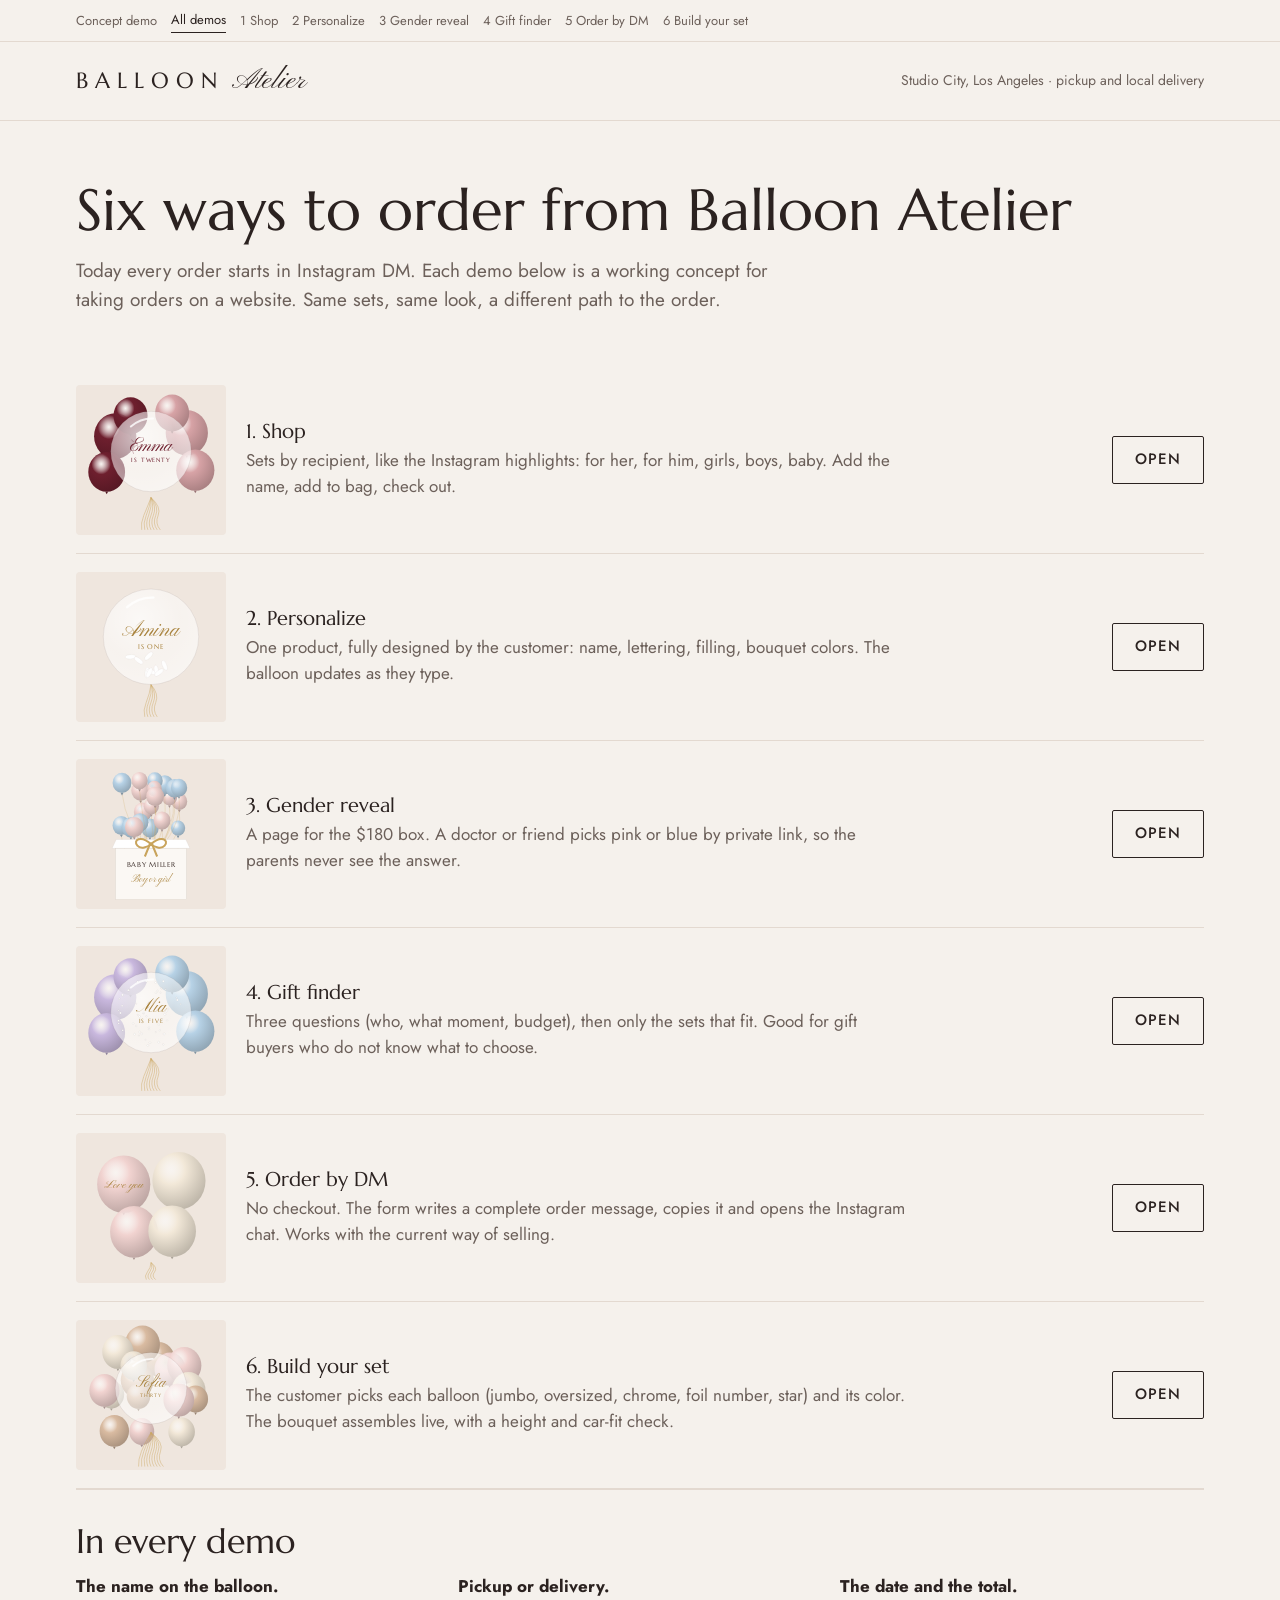
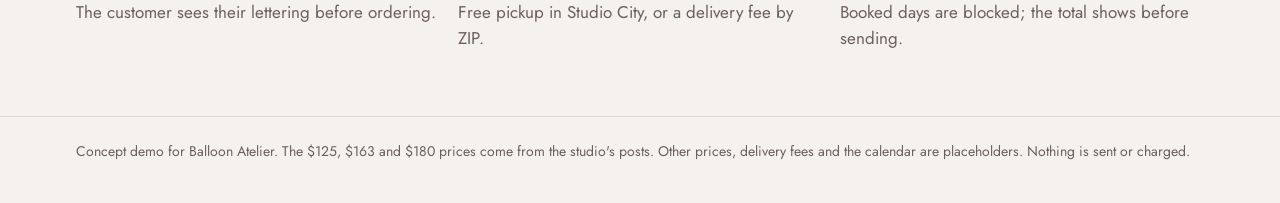
<file: index.html>
<!doctype html>
<html lang="en">
<head>
<meta charset="utf-8">
<meta name="viewport" content="width=device-width,initial-scale=1">
<meta name="robots" content="noindex">
<title>Balloon Atelier Demos</title>
<meta name="description" content="Six concept demos of an online shop for Balloon Atelier, Studio City, Los Angeles.">
<link rel="preconnect" href="https://fonts.googleapis.com"><link rel="preconnect" href="https://fonts.gstatic.com" crossorigin>
<link href="https://fonts.googleapis.com/css2?family=Jost:wght@400;500&family=Marcellus&family=Pinyon+Script&display=swap" rel="stylesheet">
<link rel="stylesheet" href="assets/world.css?v=6">
<style>
.demos{list-style:none;margin:0;padding:0}
.demos li{display:grid;grid-template-columns:150px 1fr auto;gap:20px;align-items:center;padding:18px 0;border-bottom:1px solid var(--line)}
.demos .art{aspect-ratio:1/1}
.demos h3{margin:0 0 4px}
.demos p{margin:0;color:var(--mute)}
@media (max-width:640px){.demos li{grid-template-columns:96px 1fr}.demos .btn{grid-column:1/-1}}
</style>
</head>
<body>
<script src="assets/shop.js?v=6"></script>
<script>Shop.chrome(0);</script>
<main class="wrap">
  <section class="hero" style="grid-template-columns:1fr">
    <div>
      <h1>Six ways to order from Balloon Atelier</h1>
      <p class="lead">Today every order starts in Instagram DM. Each demo below is a working concept for taking orders on a website. Same sets, same look, a different path to the order.</p>
    </div>
  </section>
  <h2 style="position:absolute;width:1px;height:1px;overflow:hidden;clip:rect(0 0 0 0)">The demos</h2>
  <ul class="demos">
    <li><div class="art" data-a="signature"></div><div><h2 style="font-size:20px;margin:0 0 4px">1. Shop</h2><p>Sets by recipient, like the Instagram highlights: for her, for him, girls, boys, baby. Add the name, add to bag, check out.</p></div><a class="btn line" href="demo1/">Open</a></li>
    <li><div class="art" data-a="bubble"></div><div><h2 style="font-size:20px;margin:0 0 4px">2. Personalize</h2><p>One product, fully designed by the customer: name, lettering, filling, bouquet colors. The balloon updates as they type.</p></div><a class="btn line" href="demo2/">Open</a></li>
    <li><div class="art" data-a="reveal"></div><div><h2 style="font-size:20px;margin:0 0 4px">3. Gender reveal</h2><p>A page for the $180 box. A doctor or friend picks pink or blue by private link, so the parents never see the answer.</p></div><a class="btn line" href="demo3/">Open</a></li>
    <li><div class="art" data-a="themed"></div><div><h2 style="font-size:20px;margin:0 0 4px">4. Gift finder</h2><p>Three questions (who, what moment, budget), then only the sets that fit. Good for gift buyers who do not know what to choose.</p></div><a class="btn line" href="demo4/">Open</a></li>
    <li><div class="art" data-a="glass"></div><div><h2 style="font-size:20px;margin:0 0 4px">5. Order by DM</h2><p>No checkout. The form writes a complete order message, copies it and opens the Instagram chat. Works with the current way of selling.</p></div><a class="btn line" href="demo5/">Open</a></li>
    <li><div class="art" data-a="statement"></div><div><h2 style="font-size:20px;margin:0 0 4px">6. Build your set</h2><p>The customer picks each balloon (jumbo, oversized, chrome, foil number, star) and its color. The bouquet assembles live, with a height and car-fit check.</p></div><a class="btn line" href="demo6/">Open</a></li>
  </ul>
  <section class="section">
    <h2>In every demo</h2>
    <div class="steps">
      <p><b>The name on the balloon.</b><br><span class="muted">The customer sees their lettering before ordering.</span></p>
      <p><b>Pickup or delivery.</b><br><span class="muted">Free pickup in Studio City, or a delivery fee by ZIP.</span></p>
      <p><b>The date and the total.</b><br><span class="muted">Booked days are blocked; the total shows before sending.</span></p>
    </div>
  </section>
</main>
<script>
document.querySelector(".logo").href = "./";
[].forEach.call(document.querySelectorAll("[data-a]"), function (el) { el.innerHTML = Shop.art(Shop.byId(el.dataset.a).art); });
</script>
</body>
</html>
</file>
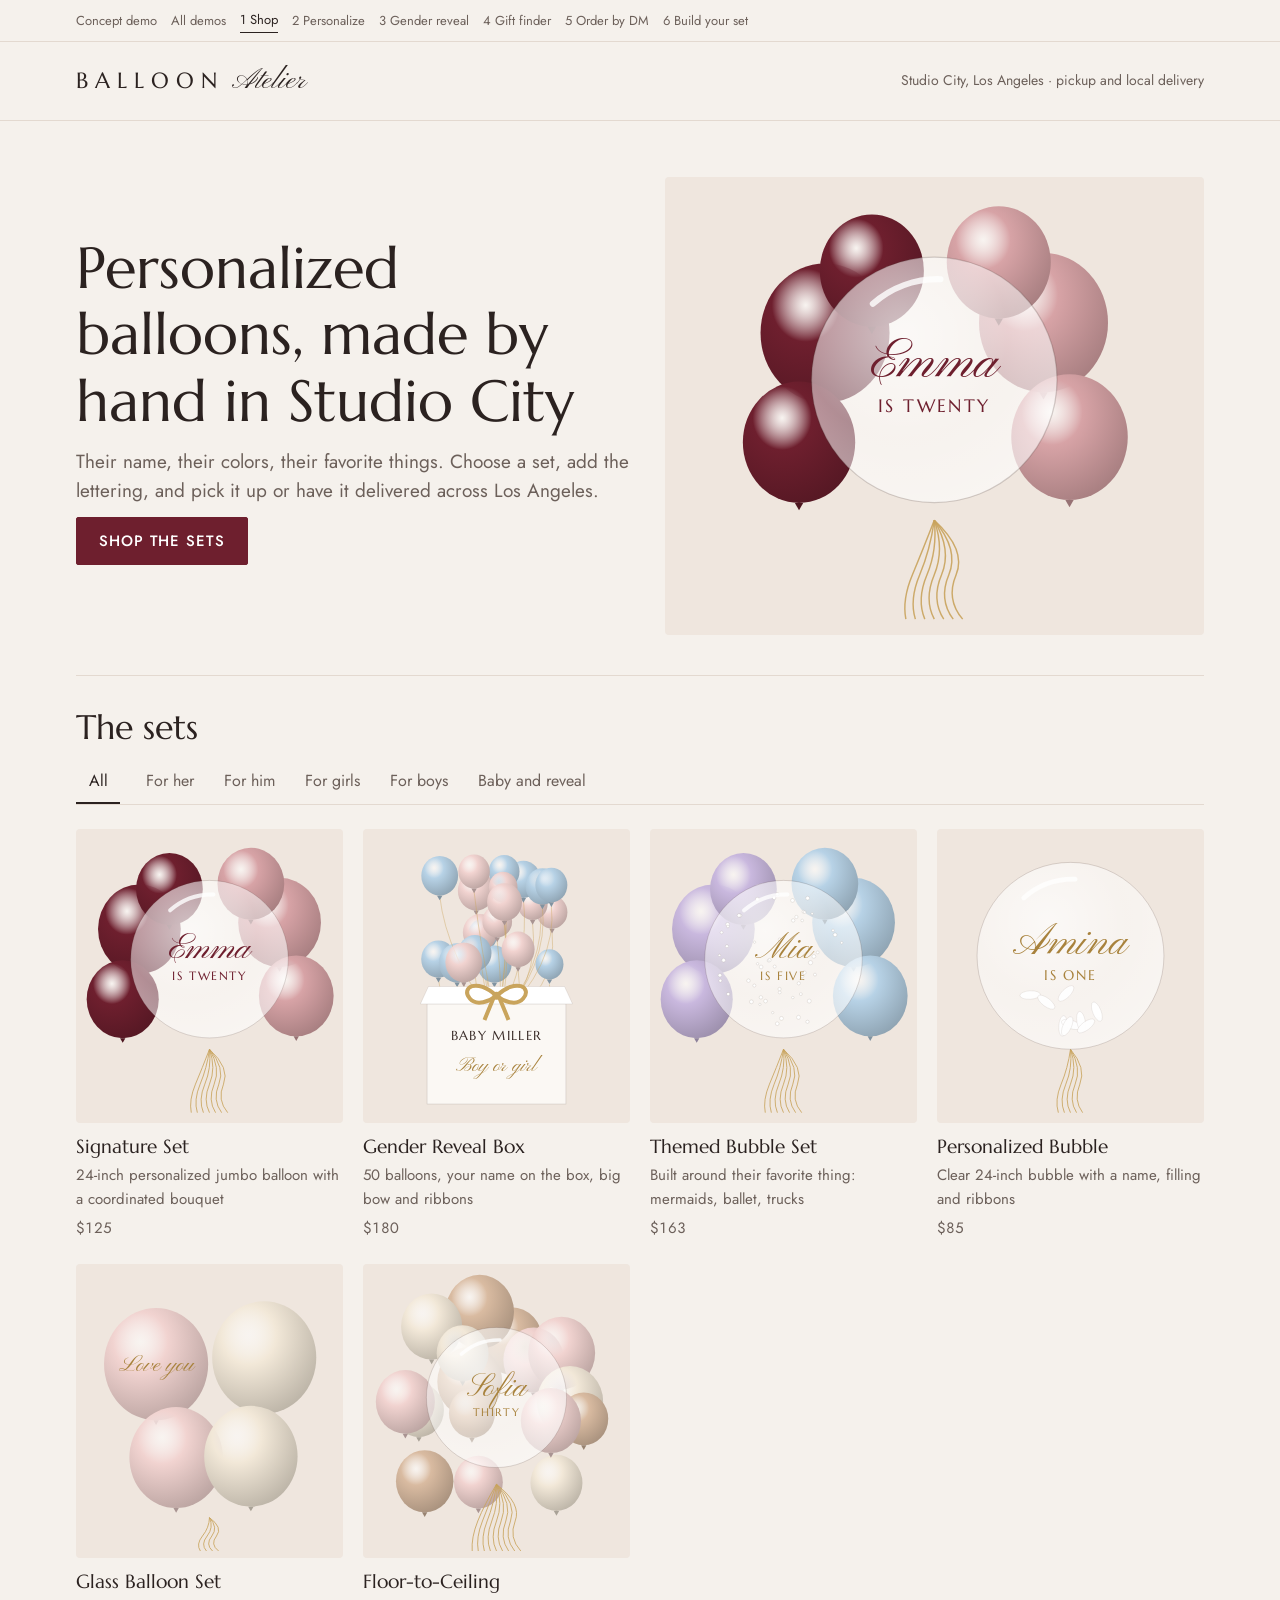
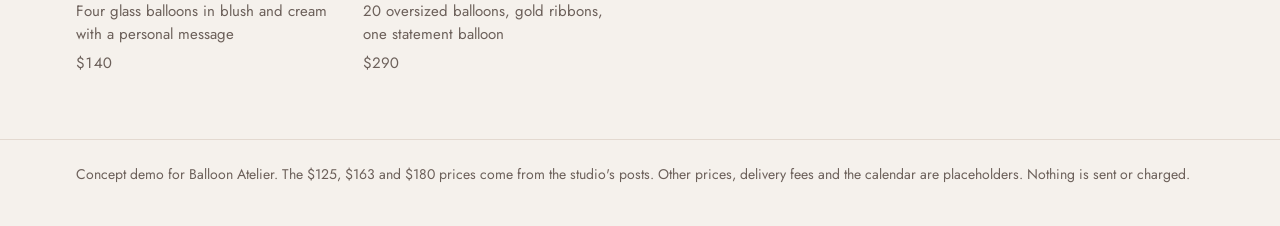
<file: demo1/index.html>
<!doctype html>
<html lang="en">
<head>
<meta charset="utf-8">
<meta name="viewport" content="width=device-width,initial-scale=1">
<meta name="robots" content="noindex">
<meta name="description" content="Balloon Atelier concept shop: personalized balloon sets by recipient, with pickup in Studio City or LA delivery.">
<title>Balloon Atelier Shop</title>
<link rel="preconnect" href="https://fonts.googleapis.com"><link rel="preconnect" href="https://fonts.gstatic.com" crossorigin>
<link href="https://fonts.googleapis.com/css2?family=Jost:wght@400;500&family=Marcellus&family=Pinyon+Script&display=swap" rel="stylesheet">
<link rel="stylesheet" href="../assets/world.css?v=6">
</head>
<body>
<script src="../assets/shop.js?v=6"></script>
<script>Shop.chrome(1);</script>
<main class="wrap">
  <section class="hero">
    <div>
      <h1>Personalized balloons, made by hand in Studio City</h1>
      <p class="lead">Their name, their colors, their favorite things. Choose a set, add the lettering, and pick it up or have it delivered across Los Angeles.</p>
      <p><a class="btn" href="#shop">Shop the sets</a></p>
    </div>
    <div class="art" id="heroArt"></div>
  </section>

  <section class="section" id="shop" aria-labelledby="sh">
    <h2 id="sh">The sets</h2>
    <div class="tabs" role="tablist" id="tabs"></div>
    <div class="grid" id="grid"></div>
  </section>

  <section class="section hide" id="pd" aria-labelledby="pdn">
    <div class="split">
      <div class="art sticky" id="pdArt"></div>
      <div>
        <h2 id="pdn"></h2>
        <p class="muted" id="pdd"></p>
        <p class="price" id="pdp" style="font:400 24px var(--serif)"></p>
        <div class="field"><label for="l1">Name or main word</label><input id="l1" maxlength="24"></div>
        <div class="field"><label for="l2">Second line (optional)</label><input id="l2" maxlength="24" placeholder="IS ONE, HAPPY BIRTHDAY"></div>
        <div class="field"><span class="label" id="pl">Colors, pick up to 2</span><div class="swatches" role="group" aria-labelledby="pl" id="pal"></div><div class="readout muted" id="palOut"></div></div>
        <button type="button" class="btn block" id="add">Add to bag</button>
      </div>
    </div>
  </section>

  <section class="section hide" id="bagSec" aria-labelledby="bg">
    <div class="split">
      <div><h2 id="bg">Your bag</h2><ul class="list" id="bag"></ul></div>
      <div class="panel" id="co"></div>
    </div>
  </section>
  <section class="section done" id="done"></section>
</main>
<script>
var TABS = [["all", "All"], ["her", "For her"], ["him", "For him"], ["girls", "For girls"], ["boys", "For boys"], ["baby", "Baby and reveal"]];
var bag = [], cur = null, sel = { l1: "", l2: "", pal: [] };
document.getElementById("heroArt").innerHTML = Shop.art(Shop.byId("signature").art);
var tabs = document.getElementById("tabs");
TABS.forEach(function (t, i) {
  var b = document.createElement("button"); b.type = "button"; b.role = "tab"; b.textContent = t[1]; b.setAttribute("aria-selected", i === 0);
  b.onclick = function () { [].forEach.call(tabs.children, function (x) { x.setAttribute("aria-selected", x === b); }); grid(t[0]); };
  tabs.appendChild(b);
});
function grid(f) {
  var g = document.getElementById("grid"); g.innerHTML = "";
  Shop.CATALOG.filter(function (p) { return f === "all" || p.for.indexOf(f) > -1; }).forEach(function (p) {
    var b = document.createElement("button"); b.type = "button"; b.className = "product";
    b.innerHTML = '<div class="art">' + Shop.art(p.art) + "</div><b>" + p.name + "</b><span>" + p.desc + '</span><span class="price">' + Shop.money(p.price) + "</span>";
    b.onclick = function () { open(p); }; g.appendChild(b);
  });
}
function open(p) {
  cur = p; sel = { l1: p.art.line1 || "", l2: p.art.line2 || "", pal: (p.art.palette || []).slice(0, 2) };
  document.getElementById("pdn").textContent = p.name; document.getElementById("pdd").textContent = p.desc; document.getElementById("pdp").textContent = Shop.money(p.price);
  document.getElementById("l1").value = sel.l1; document.getElementById("l2").value = sel.l2;
  var pal = document.getElementById("pal"); pal.innerHTML = "";
  Object.keys(Shop.PALETTE).forEach(function (n) {
    var s = document.createElement("button"); s.type = "button"; s.className = "sw"; s.style.background = Shop.PALETTE[n]; s.title = n; s.setAttribute("aria-label", n);
    s.onclick = function () { var i = sel.pal.indexOf(n); if (i > -1) sel.pal.splice(i, 1); else { sel.pal.push(n); if (sel.pal.length > 2) sel.pal.shift(); } draw(); };
    pal.appendChild(s);
  });
  var sec = document.getElementById("pd"); sec.classList.remove("hide"); draw(); sec.scrollIntoView({ behavior: "smooth" }); document.getElementById("pdn").setAttribute("tabindex", "-1"); document.getElementById("pdn").focus({ preventScroll: true });
}
function draw() {
  sel.l1 = document.getElementById("l1").value; sel.l2 = document.getElementById("l2").value.toUpperCase();
  var a = Object.assign({}, cur.art, { line1: sel.l1, line2: sel.l2, palette: sel.pal.length ? sel.pal : cur.art.palette });
  document.getElementById("pdArt").innerHTML = Shop.art(a);
  [].forEach.call(document.getElementById("pal").children, function (s) { s.setAttribute("aria-pressed", sel.pal.indexOf(s.title) > -1); });
  document.getElementById("palOut").textContent = sel.pal.join(" and ") || "Studio picks the colors";
}
document.getElementById("l1").oninput = draw; document.getElementById("l2").oninput = draw;
document.getElementById("add").onclick = function () {
  bag.push({ name: cur.name, price: cur.price, note: [sel.l1, sel.l2].filter(Boolean).join(" / ") + (sel.pal.length ? ", " + sel.pal.join(" + ") : "") });
  renderBag(); document.getElementById("bagSec").scrollIntoView({ behavior: "smooth" });
};
var co;
function renderBag() {
  var ul = document.getElementById("bag"); ul.innerHTML = "";
  bag.forEach(function (it, i) {
    var li = document.createElement("li");
    li.innerHTML = "<div><b style=\"font:400 18px var(--serif)\">" + Shop.esc(it.name) + '</b><br><span class="muted small">' + Shop.esc(it.note) + '</span></div><span class="price">' + Shop.money(it.price) + ' <button type="button" class="opt" style="min-height:36px;padding:6px 10px;margin-left:8px">Remove</button></span>';
    li.querySelector("button").onclick = function () { bag.splice(i, 1); renderBag(); };
    ul.appendChild(li);
  });
  document.getElementById("bagSec").classList.toggle("hide", !bag.length);
  if (bag.length && !co) co = Shop.checkout(document.getElementById("co"), { items: function () { return bag; }, doneEl: document.getElementById("done"), validate: function () { return bag.length ? "" : "Your bag is empty."; } });
  if (co) co.refresh();
}
grid("all");
</script>
</body>
</html>
</file>
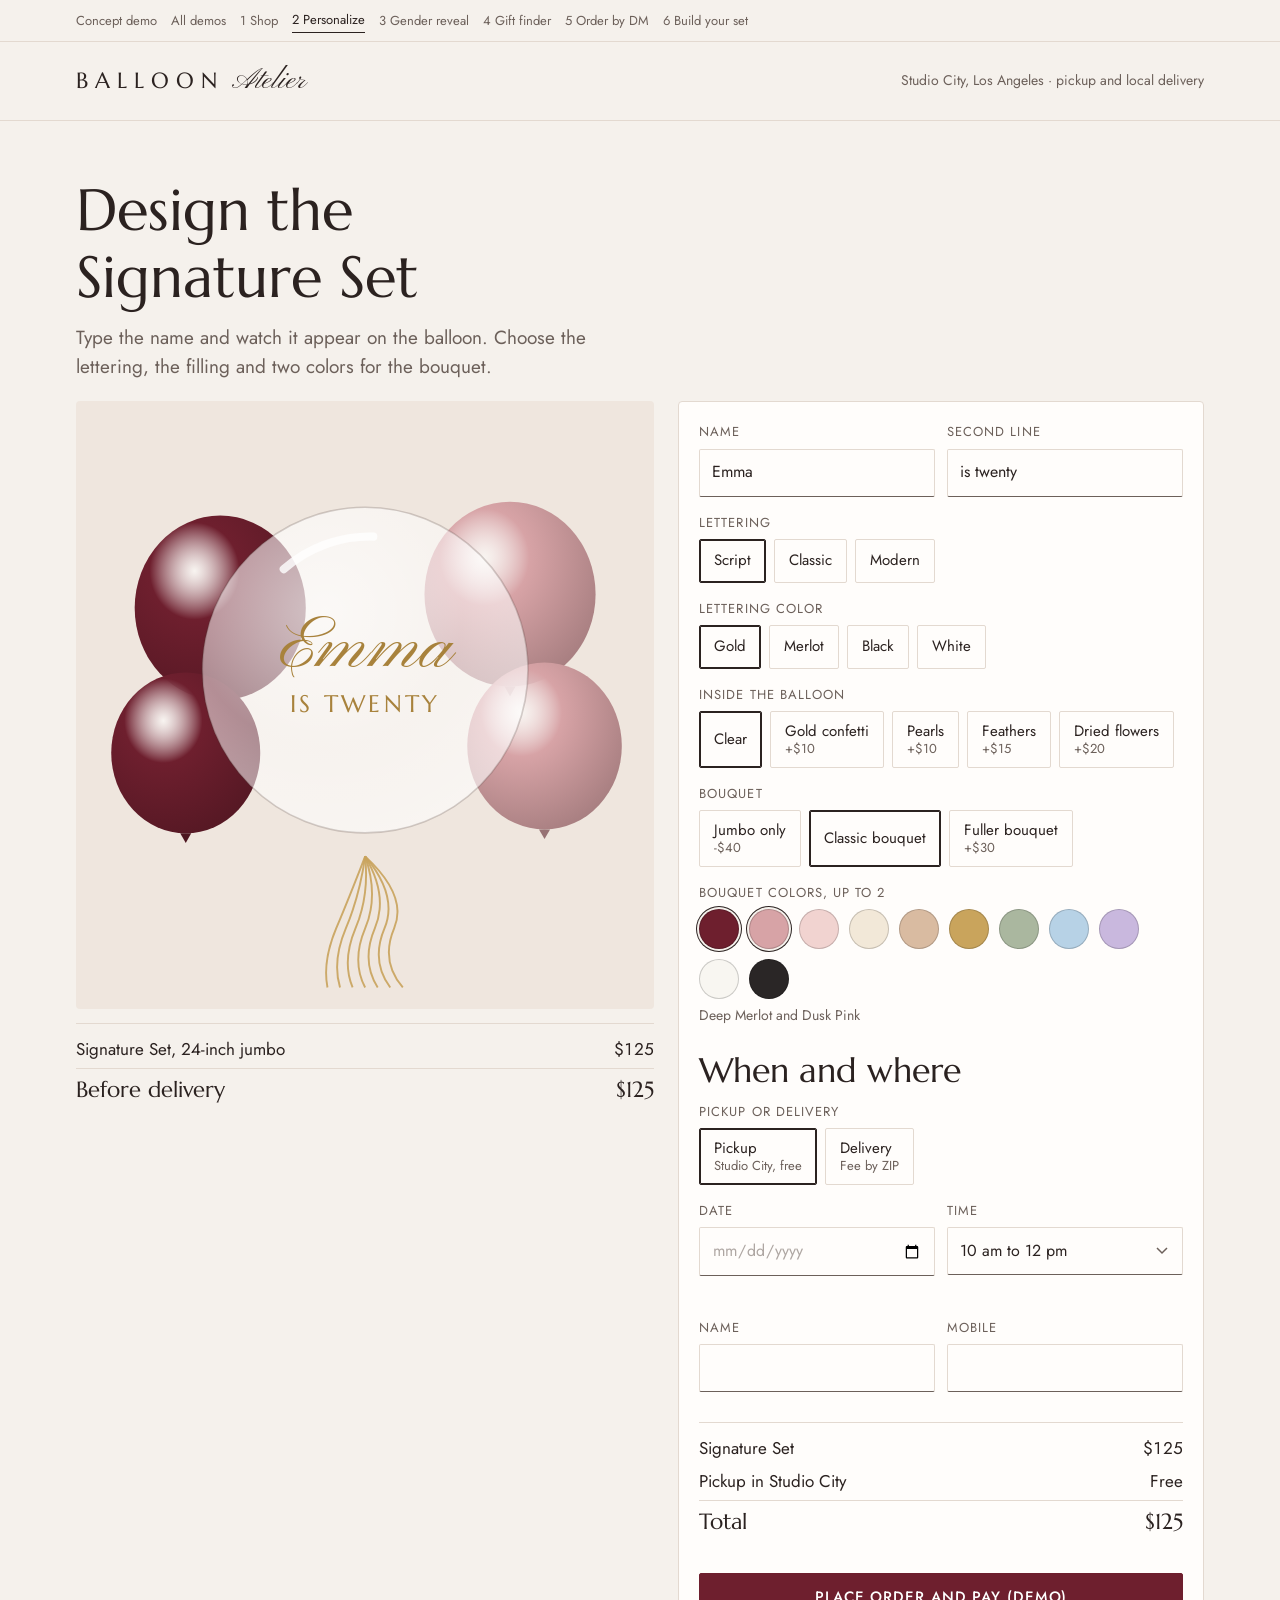
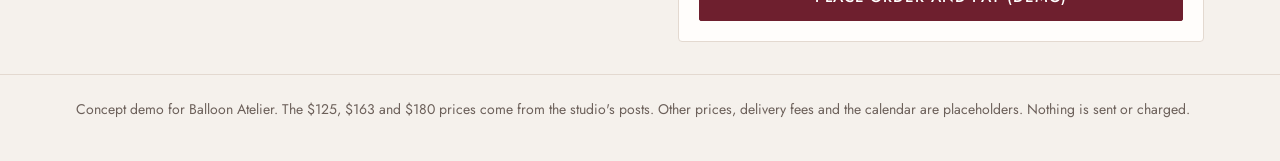
<file: demo2/index.html>
<!doctype html>
<html lang="en">
<head>
<meta charset="utf-8">
<meta name="viewport" content="width=device-width,initial-scale=1">
<meta name="robots" content="noindex">
<meta name="description" content="Design a personalized Signature balloon set: name, lettering, filling and bouquet colors, with a live preview.">
<title>Personalize a Balloon</title>
<link rel="preconnect" href="https://fonts.googleapis.com"><link rel="preconnect" href="https://fonts.gstatic.com" crossorigin>
<link href="https://fonts.googleapis.com/css2?family=Jost:wght@400;500&family=Marcellus&family=Pinyon+Script&display=swap" rel="stylesheet">
<link rel="stylesheet" href="../assets/world.css?v=6">
</head>
<body>
<script src="../assets/shop.js?v=6"></script>
<script>Shop.chrome(2);</script>
<main class="wrap">
  <section class="hero" style="padding-bottom:8px">
    <div>
      <h1>Design the Signature Set</h1>
      <p class="lead">Type the name and watch it appear on the balloon. Choose the lettering, the filling and two colors for the bouquet.</p>
    </div>
  </section>
  <div class="split">
    <div class="sticky">
      <div class="art" id="art" style="aspect-ratio:1/1.05"></div>
      <div class="sum" id="price" aria-live="polite"></div>
    </div>
    <form class="panel" id="f" novalidate>
      <div class="row">
        <div class="field"><label for="l1">Name</label><input id="l1" maxlength="24" value="Emma"></div>
        <div class="field"><label for="l2">Second line</label><input id="l2" maxlength="24" value="is twenty"></div>
      </div>
      <div class="field"><span class="label" id="stl">Lettering</span><div class="opts" role="group" aria-labelledby="stl" id="style"></div></div>
      <div class="field"><span class="label" id="inl">Lettering color</span><div class="opts" role="group" aria-labelledby="inl" id="ink"></div></div>
      <div class="field"><span class="label" id="fil">Inside the balloon</span><div class="opts" role="group" aria-labelledby="fil" id="fill"></div></div>
      <div class="field"><span class="label" id="bql">Bouquet</span><div class="opts" role="group" aria-labelledby="bql" id="bq"></div></div>
      <div class="field"><span class="label" id="pl">Bouquet colors, up to 2</span><div class="swatches" role="group" aria-labelledby="pl" id="pal"></div><div class="readout muted" id="palOut"></div></div>
      <h2 style="margin-top:24px">When and where</h2>
      <div id="co"></div>
    </form>
  </div>
  <section class="section done" id="done"></section>
</main>
<script>
var st = { style: "script", ink: "Gold", fill: "none", bq: "classic", pal: ["Deep Merlot", "Dusk Pink"] };
var OPTS = {
  style: [["script", "Script"], ["serif", "Classic"], ["sans", "Modern"]],
  ink: [["Gold", "Gold"], ["Merlot", "Merlot"], ["Black", "Black"], ["White", "White"]],
  fill: [["none", "Clear", 0], ["confetti", "Gold confetti", 10], ["pearls", "Pearls", 10], ["feathers", "Feathers", 15], ["flowers", "Dried flowers", 20]],
  bq: [["none", "Jumbo only", -40, 0], ["classic", "Classic bouquet", 0, 4], ["full", "Fuller bouquet", 30, 6]]
};
function opts(id, list) {
  var g = document.getElementById(id);
  list.forEach(function (o) {
    var b = document.createElement("button"); b.type = "button"; b.className = "opt"; b.dataset.v = o[0];
    b.innerHTML = o[1] + (o[2] ? "<small>" + (o[2] > 0 ? "+" : "-") + Shop.money(Math.abs(o[2])) + "</small>" : "");
    b.onclick = function () { st[id] = o[0]; draw(); }; g.appendChild(b);
  });
}
Object.keys(OPTS).forEach(function (k) { opts(k, OPTS[k]); });
var pal = document.getElementById("pal");
Object.keys(Shop.PALETTE).forEach(function (n) {
  var s = document.createElement("button"); s.type = "button"; s.className = "sw"; s.style.background = Shop.PALETTE[n]; s.title = n; s.setAttribute("aria-label", n);
  s.onclick = function () { var i = st.pal.indexOf(n); if (i > -1) { if (st.pal.length > 1) st.pal.splice(i, 1); } else { st.pal.push(n); if (st.pal.length > 2) st.pal.shift(); } draw(); };
  pal.appendChild(s);
});
function pick(list, v) { for (var i = 0; i < list.length; i++) if (list[i][0] === v) return list[i]; }
function price() { return 125 + (pick(OPTS.fill, st.fill)[2] || 0) + (pick(OPTS.bq, st.bq)[2] || 0); }
var co;
function draw() {
  ["style", "ink", "fill", "bq"].forEach(function (k) { [].forEach.call(document.getElementById(k).children, function (b) { b.setAttribute("aria-pressed", b.dataset.v === st[k]); }); });
  [].forEach.call(pal.children, function (s) { s.setAttribute("aria-pressed", st.pal.indexOf(s.title) > -1); });
  document.getElementById("palOut").textContent = st.pal.join(" and ");
  var bq = pick(OPTS.bq, st.bq);
  document.getElementById("art").innerHTML = Shop.art({ kind: bq[3] ? "bouquet" : "bubble", count: bq[3], palette: st.pal, line1: document.getElementById("l1").value, line2: document.getElementById("l2").value.toUpperCase(), style: st.style, ink: st.ink, fill: st.fill });
  document.getElementById("price").innerHTML = "<div><span>Signature Set, 24-inch jumbo</span><span>$125</span></div>" +
    (st.fill !== "none" ? "<div><span>" + pick(OPTS.fill, st.fill)[1] + "</span><span>+" + Shop.money(pick(OPTS.fill, st.fill)[2]) + "</span></div>" : "") +
    (bq[2] ? "<div><span>" + bq[1] + "</span><span>" + (bq[2] > 0 ? "+" : "-") + Shop.money(Math.abs(bq[2])) + "</span></div>" : "") +
    '<div class="t"><span>Before delivery</span><span>' + Shop.money(price()) + "</span></div>";
  if (co) co.refresh();
}
document.getElementById("l1").oninput = draw; document.getElementById("l2").oninput = draw;
co = Shop.checkout(document.getElementById("co"), {
  items: function () { return [{ name: "Signature Set", price: price(), note: [document.getElementById("l1").value, document.getElementById("l2").value].filter(Boolean).join(" / ") + ", " + pick(OPTS.style, st.style)[1] + " in " + st.ink + ", " + pick(OPTS.fill, st.fill)[1] + ", " + pick(OPTS.bq, st.bq)[1] + " in " + st.pal.join(" + ") }]; },
  validate: function () { return document.getElementById("l1").value.trim() ? "" : "Type the name for the balloon."; },
  doneEl: document.getElementById("done")
});
draw();
</script>
</body>
</html>
</file>
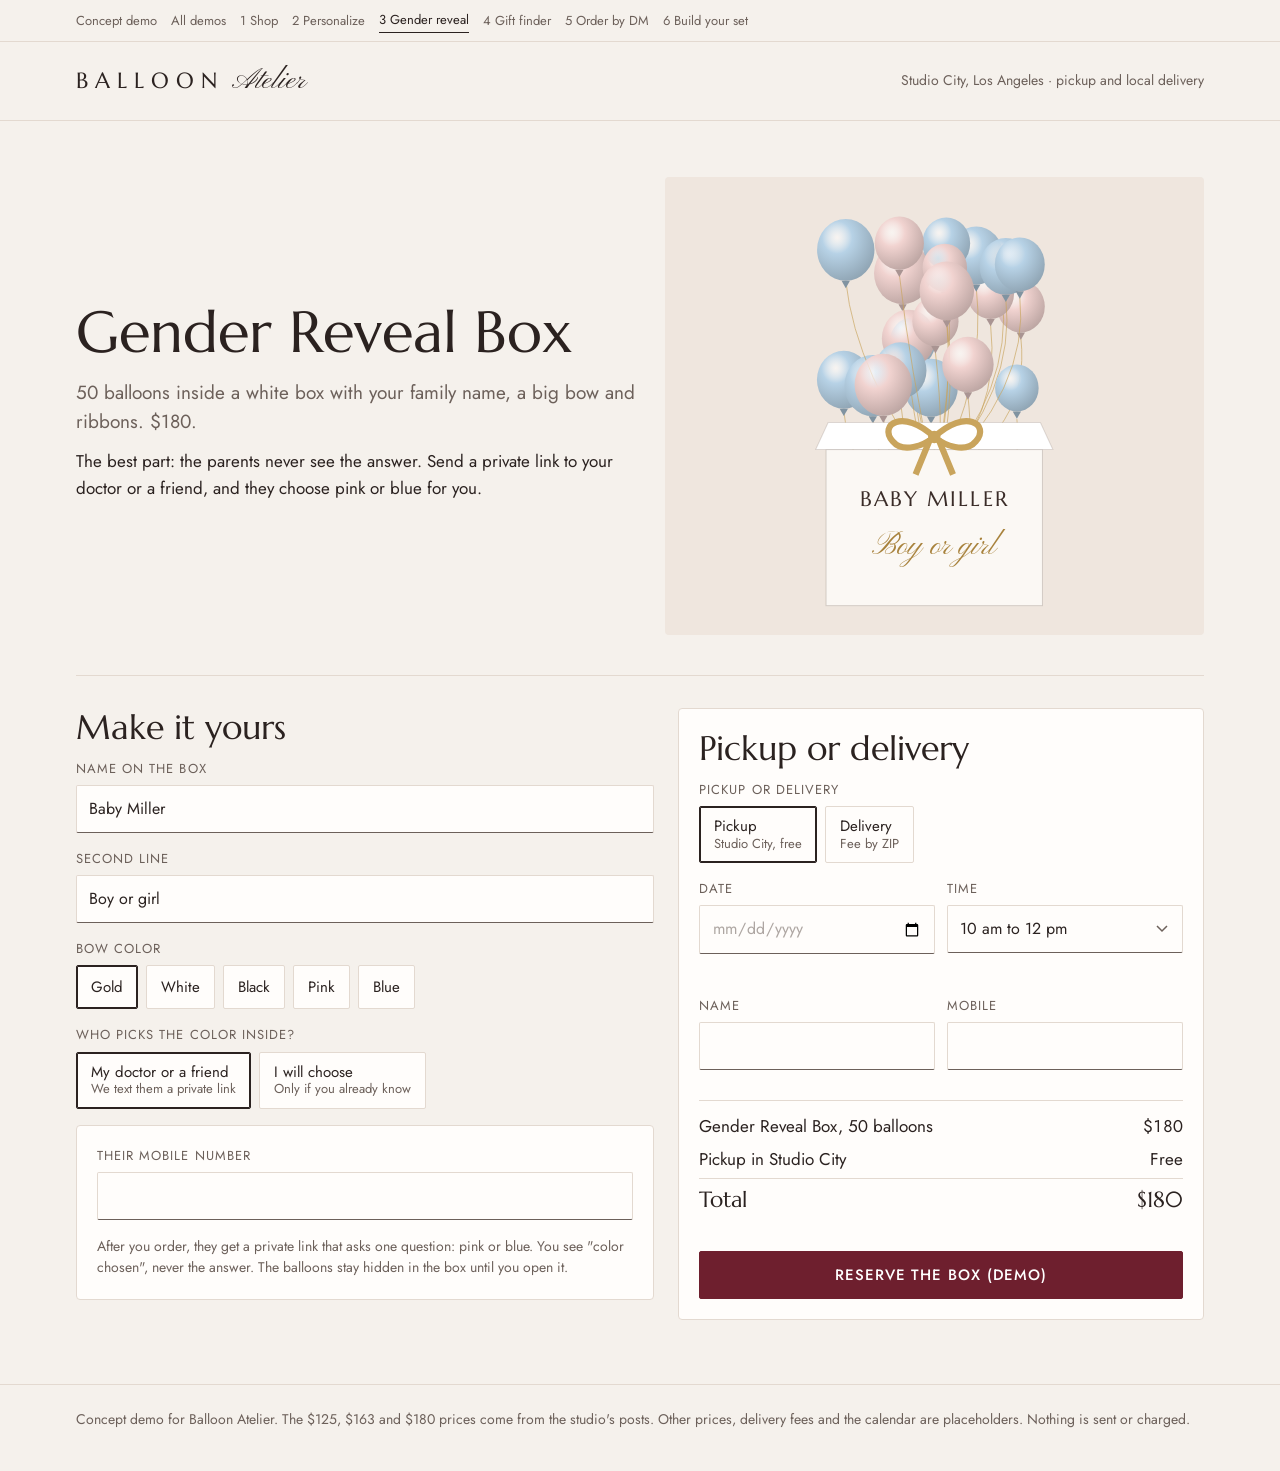
<file: demo3/index.html>
<!doctype html>
<html lang="en">
<head>
<meta charset="utf-8">
<meta name="viewport" content="width=device-width,initial-scale=1">
<meta name="robots" content="noindex">
<meta name="description" content="Gender reveal balloon box with a secret keeper who picks pink or blue by private link.">
<title>Gender Reveal Box</title>
<link rel="preconnect" href="https://fonts.googleapis.com"><link rel="preconnect" href="https://fonts.gstatic.com" crossorigin>
<link href="https://fonts.googleapis.com/css2?family=Jost:wght@400;500&family=Marcellus&family=Pinyon+Script&display=swap" rel="stylesheet">
<link rel="stylesheet" href="../assets/world.css?v=6">
</head>
<body>
<script src="../assets/shop.js?v=6"></script>
<script>Shop.chrome(3);</script>
<main class="wrap">
  <section class="hero">
    <div>
      <h1>Gender Reveal Box</h1>
      <p class="lead">50 balloons inside a white box with your family name, a big bow and ribbons. $180.</p>
      <p>The best part: the parents never see the answer. Send a private link to your doctor or a friend, and they choose pink or blue for you.</p>
    </div>
    <div class="art" id="art"></div>
  </section>
  <div class="split section">
    <div>
      <h2>Make it yours</h2>
      <div class="field"><label for="fam">Name on the box</label><input id="fam" maxlength="26" value="Baby Miller"></div>
      <div class="field"><label for="sub">Second line</label><input id="sub" maxlength="24" value="Boy or girl"></div>
      <div class="field"><span class="label" id="bwl">Bow color</span><div class="opts" role="group" aria-labelledby="bwl" id="bow"></div></div>
      <div class="field"><span class="label" id="kl">Who picks the color inside?</span><div class="opts" role="group" aria-labelledby="kl" id="keeper"></div></div>
      <div id="kbox" class="panel" aria-live="polite"></div>
    </div>
    <div class="panel sticky"><h2>Pickup or delivery</h2><div id="co"></div></div>
  </div>
  <section class="section done" id="done"></section>
</main>
<script>
var st = { bow: "Chrome Gold", keeper: "friend", color: null };
var BOWS = [["Chrome Gold", "Gold"], ["Pearl White", "White"], ["Black", "Black"], ["Dusk Pink", "Pink"], ["Baby Blue", "Blue"]];
var KEEP = [["friend", "My doctor or a friend", "We text them a private link"], ["me", "I will choose", "Only if you already know"]];
function group(id, list, key) {
  var g = document.getElementById(id);
  list.forEach(function (o) { var b = document.createElement("button"); b.type = "button"; b.className = "opt"; b.dataset.v = o[0]; b.innerHTML = o[1] + (o[2] ? "<small>" + o[2] + "</small>" : ""); b.onclick = function () { st[key] = o[0]; draw(); }; g.appendChild(b); });
}
group("bow", BOWS, "bow"); group("keeper", KEEP, "keeper");
function draw() {
  ["bow", "keeper"].forEach(function (k) { [].forEach.call(document.getElementById(k).children, function (b) { b.setAttribute("aria-pressed", b.dataset.v === st[k]); }); });
  document.getElementById("art").innerHTML = Shop.art({ kind: "box", palette: st.color ? [st.color] : ["Blush", "Baby Blue"], line1: document.getElementById("fam").value, line2: document.getElementById("sub").value.toUpperCase(), bow: st.bow });
  var k = document.getElementById("kbox");
  if (st.keeper === "friend") {
    k.innerHTML = '<div class="field"><label for="kp">Their mobile number</label><input id="kp" type="tel" autocomplete="off"></div><p class="small muted" style="margin:0">After you order, they get a private link that asks one question: pink or blue. You see "color chosen", never the answer. The balloons stay hidden in the box until you open it.</p>';
  } else {
    k.innerHTML = '<span class="label" id="cl">Color inside</span><div class="opts" role="group" aria-labelledby="cl"><button type="button" class="opt" data-c="Blush">Pink</button><button type="button" class="opt" data-c="Baby Blue">Blue</button></div>';
    [].forEach.call(k.querySelectorAll("[data-c]"), function (b) { b.setAttribute("aria-pressed", st.color === b.dataset.c); b.onclick = function () { st.color = b.dataset.c; draw(); }; });
  }
  if (st.keeper === "friend") st.color = null;
}
document.getElementById("fam").oninput = draw; document.getElementById("sub").oninput = draw;
Shop.checkout(document.getElementById("co"), {
  cta: "Reserve the box",
  items: function () { return [{ name: "Gender Reveal Box, 50 balloons", price: 180, note: document.getElementById("fam").value + ", " + st.bow + " bow, " + (st.keeper === "friend" ? "color chosen by a secret keeper" : "color: " + (st.color === "Blush" ? "pink" : "blue")) }]; },
  validate: function () {
    if (!document.getElementById("fam").value.trim()) return "Add the name for the box.";
    if (st.keeper === "friend" && document.getElementById("kp").value.replace(/\D/g, "").length < 10) return "Add the secret keeper's 10-digit mobile number.";
    if (st.keeper === "me" && !st.color) return "Choose pink or blue.";
    return "";
  },
  doneEl: document.getElementById("done")
});
draw();
</script>
</body>
</html>
</file>
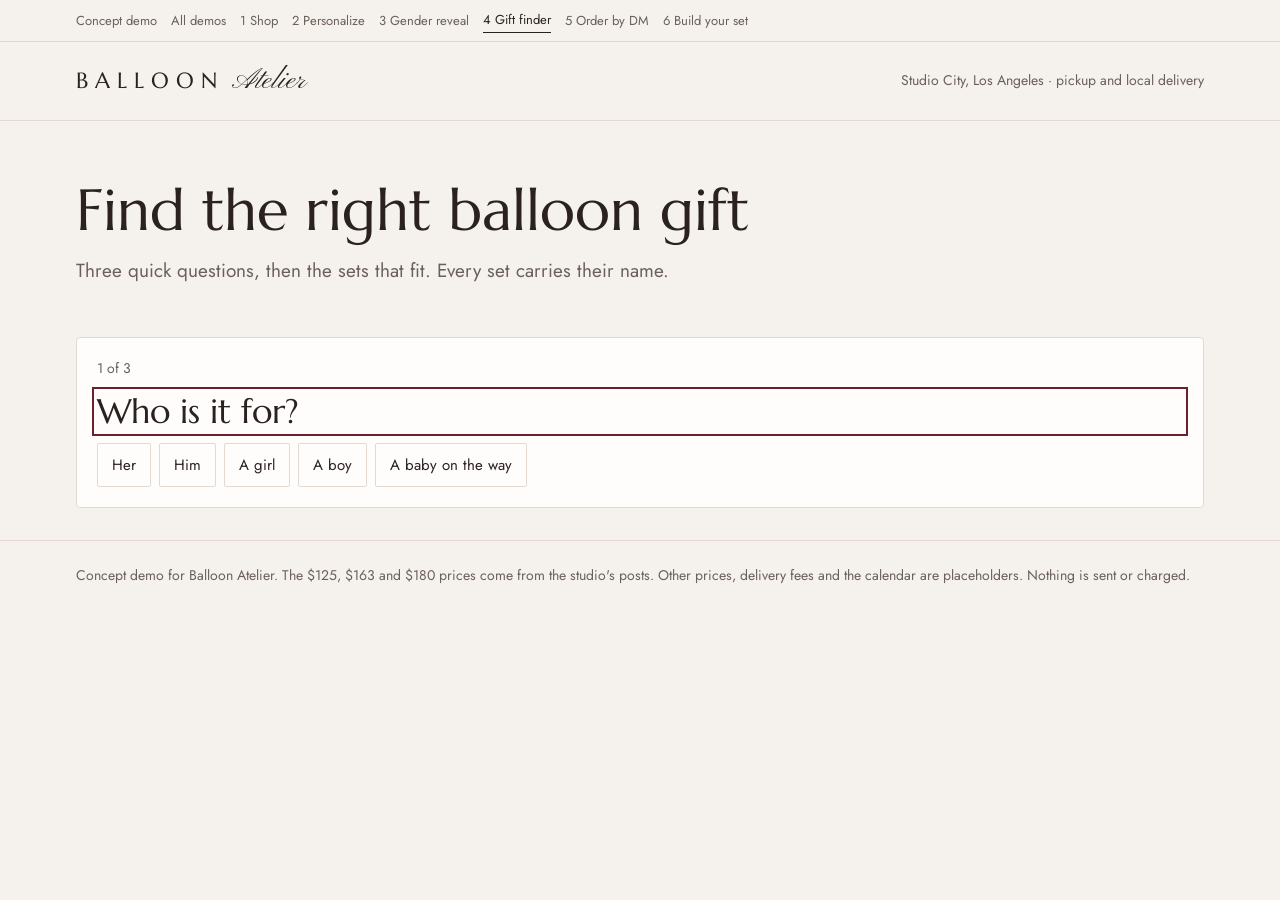
<file: demo4/index.html>
<!doctype html>
<html lang="en">
<head>
<meta charset="utf-8">
<meta name="viewport" content="width=device-width,initial-scale=1">
<meta name="robots" content="noindex">
<meta name="description" content="Answer three questions and see the personalized balloon sets that fit.">
<title>Balloon Gift Finder</title>
<link rel="preconnect" href="https://fonts.googleapis.com"><link rel="preconnect" href="https://fonts.gstatic.com" crossorigin>
<link href="https://fonts.googleapis.com/css2?family=Jost:wght@400;500&family=Marcellus&family=Pinyon+Script&display=swap" rel="stylesheet">
<link rel="stylesheet" href="../assets/world.css?v=6">
</head>
<body>
<script src="../assets/shop.js?v=6"></script>
<script>Shop.chrome(4);</script>
<main class="wrap">
  <section class="hero" style="grid-template-columns:1fr">
    <div>
      <h1>Find the right balloon gift</h1>
      <p class="lead">Three quick questions, then the sets that fit. Every set carries their name.</p>
    </div>
  </section>
  <section class="panel" id="quiz" aria-live="polite"></section>
  <section class="section hide" id="res" aria-labelledby="rh">
    <h2 id="rh" tabindex="-1">Made for them</h2>
    <p class="muted" id="rs"></p>
    <div class="grid" id="grid"></div>
  </section>
  <section class="section hide" id="buy">
    <div class="split">
      <div class="art sticky" id="art"></div>
      <div class="panel">
        <h2 id="bn" tabindex="-1"></h2>
        <div class="field"><label for="l1">Their name</label><input id="l1" maxlength="24"></div>
        <div id="co"></div>
      </div>
    </div>
  </section>
  <section class="section done" id="done"></section>
</main>
<script>
var Q = [
  { k: "who", h: "Who is it for?", o: [["her", "Her"], ["him", "Him"], ["girls", "A girl"], ["boys", "A boy"], ["baby", "A baby on the way"]] },
  { k: "occ", h: "What is the moment?", o: [["bday", "Birthday"], ["shower", "Shower or reveal"], ["love", "Anniversary or love"], ["just", "Just because"]] },
  { k: "bud", h: "Budget?", o: [[120, "Up to $120"], [200, "Up to $200"], [9999, "More is fine"]] }
];
var A = {}, step = 0, cur = null;
function show() {
  var box = document.getElementById("quiz");
  if (step >= Q.length) { box.classList.add("hide"); return results(); }
  var it = Q[step];
  box.innerHTML = '<p class="muted small">' + (step + 1) + " of " + Q.length + '</p><h2 tabindex="-1">' + it.h + '</h2><div class="opts" role="group"></div>' + (step ? '<p style="margin-top:16px"><button type="button" class="opt" id="back">Back</button></p>' : "");
  it.o.forEach(function (o) { var b = document.createElement("button"); b.type = "button"; b.className = "opt"; b.textContent = o[1]; b.setAttribute("aria-pressed", A[it.k] === o[0]); b.onclick = function () { A[it.k] = o[0]; step++; show(); }; box.querySelector(".opts").appendChild(b); });
  if (step) document.getElementById("back").onclick = function () { step--; show(); };
  box.querySelector("h2").focus();
}
function results() {
  var list = Shop.CATALOG.filter(function (p) { return p.for.indexOf(A.who) > -1; });
  if (A.who === "baby" || A.occ === "shower") list = list.filter(function (p) { return p.id === "reveal" || p.id === "bubble"; }).concat(list.length ? [] : [Shop.byId("reveal")]);
  var fit = list.filter(function (p) { return p.price <= A.bud; });
  document.getElementById("rs").textContent = fit.length ? fit.length + " set" + (fit.length > 1 ? "s" : "") + " in your budget." : "Nothing in this budget for this pick. Here are the closest sets.";
  var g = document.getElementById("grid"); g.innerHTML = "";
  (fit.length ? fit : list).sort(function (a, b) { return a.price - b.price; }).forEach(function (p) {
    var b = document.createElement("button"); b.type = "button"; b.className = "product";
    b.innerHTML = '<div class="art">' + Shop.art(p.art) + "</div><b>" + p.name + "</b><span>" + p.desc + '</span><span class="price">' + Shop.money(p.price) + "</span>";
    b.onclick = function () { buy(p); }; g.appendChild(b);
  });
  var r = document.getElementById("res"); r.classList.remove("hide");
  var re = document.createElement("p"); re.innerHTML = '<button type="button" class="btn line" style="margin-top:20px">Change answers</button>'; re.firstChild.onclick = function () { step = 0; r.classList.add("hide"); document.getElementById("buy").classList.add("hide"); document.getElementById("quiz").classList.remove("hide"); show(); }; g.after(re);
  document.getElementById("rh").focus();
}
function drawBuy() { document.getElementById("art").innerHTML = Shop.art(Object.assign({}, cur.art, { line1: document.getElementById("l1").value || cur.art.line1 })); }
var co;
function buy(p) {
  cur = p; document.getElementById("bn").textContent = p.name + ", " + Shop.money(p.price);
  document.getElementById("l1").value = ""; document.getElementById("l1").placeholder = p.art.line1; drawBuy();
  var s = document.getElementById("buy"); s.classList.remove("hide"); s.scrollIntoView({ behavior: "smooth" }); document.getElementById("bn").focus({ preventScroll: true });
  if (!co) co = Shop.checkout(document.getElementById("co"), { items: function () { return [{ name: cur.name, price: cur.price, note: document.getElementById("l1").value }]; }, validate: function () { return document.getElementById("l1").value.trim() ? "" : "Add their name for the balloon."; }, doneEl: document.getElementById("done") });
  co.refresh();
}
document.getElementById("l1").oninput = drawBuy;
show();
</script>
</body>
</html>
</file>
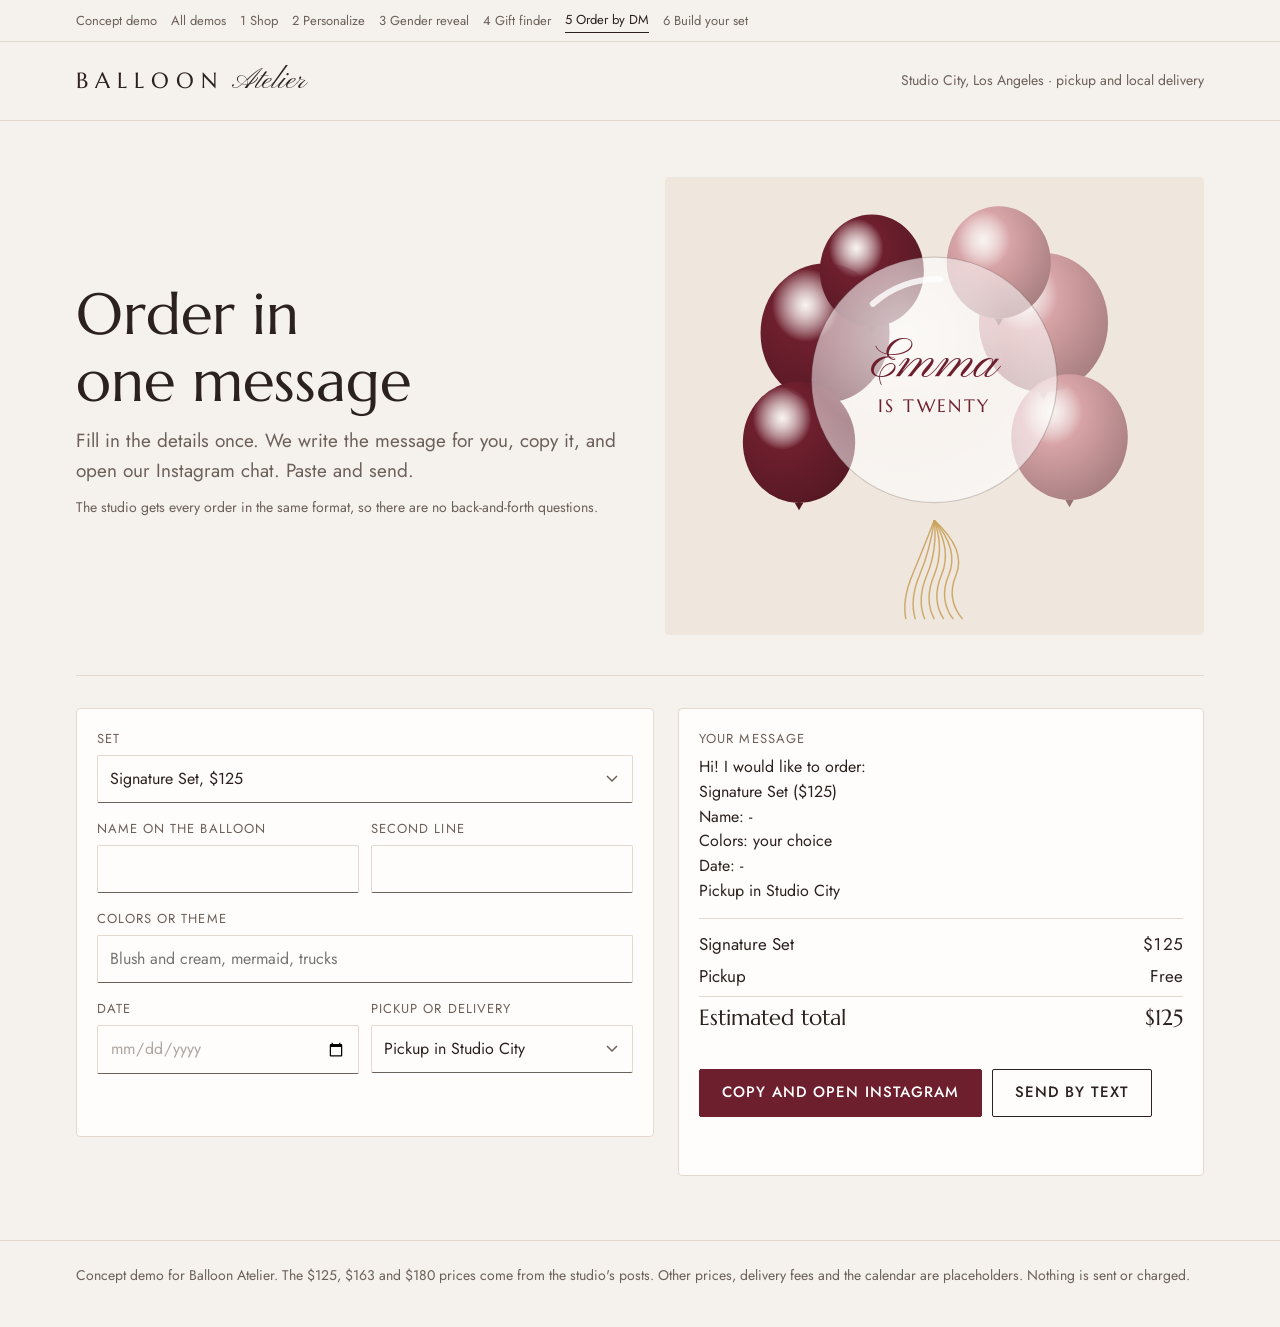
<file: demo5/index.html>
<!doctype html>
<html lang="en">
<head>
<meta charset="utf-8">
<meta name="viewport" content="width=device-width,initial-scale=1">
<meta name="robots" content="noindex">
<meta name="description" content="Build a complete balloon order message and send it by Instagram DM or text.">
<title>Order by DM</title>
<link rel="preconnect" href="https://fonts.googleapis.com"><link rel="preconnect" href="https://fonts.gstatic.com" crossorigin>
<link href="https://fonts.googleapis.com/css2?family=Jost:wght@400;500&family=Marcellus&family=Pinyon+Script&display=swap" rel="stylesheet">
<link rel="stylesheet" href="../assets/world.css?v=6">
</head>
<body>
<script src="../assets/shop.js?v=6"></script>
<script>Shop.chrome(5);</script>
<main class="wrap">
  <section class="hero">
    <div>
      <h1>Order in one message</h1>
      <p class="lead">Fill in the details once. We write the message for you, copy it, and open our Instagram chat. Paste and send.</p>
      <p class="small muted">The studio gets every order in the same format, so there are no back-and-forth questions.</p>
    </div>
    <div class="art" id="art"></div>
  </section>
  <div class="split section">
    <form class="panel" id="f" novalidate>
      <div class="field"><label for="set">Set</label><select id="set"></select></div>
      <div class="row">
        <div class="field"><label for="l1">Name on the balloon</label><input id="l1" maxlength="24"></div>
        <div class="field"><label for="l2">Second line</label><input id="l2" maxlength="24"></div>
      </div>
      <div class="field"><label for="col">Colors or theme</label><input id="col" placeholder="Blush and cream, mermaid, trucks"></div>
      <div class="row">
        <div class="field"><label for="date">Date</label><input id="date" type="date" required><div class="readout" id="dout" aria-live="polite"></div></div>
        <div class="field"><label for="how">Pickup or delivery</label><select id="how"><option>Pickup in Studio City</option><option>Delivery</option></select></div>
      </div>
      <div class="field hide" id="zipf"><label for="zip">Delivery ZIP</label><input id="zip" inputmode="numeric" maxlength="5"><div class="readout" id="zout" aria-live="polite"></div></div>
    </form>
    <div class="sticky">
      <div class="panel">
        <span class="label">Your message</span>
        <p id="msg" style="white-space:pre-line;font-size:16px;margin:0"></p>
        <div class="sum" id="sum"></div>
        <p class="readout bad" id="err" aria-live="assertive"></p>
        <div class="row" style="gap:10px">
          <button type="button" class="btn" id="copy">Copy and open Instagram</button>
          <a class="btn line" id="sms" href="#">Send by text</a>
        </div>
        <p class="readout" id="cout" aria-live="polite"></p>
      </div>
    </div>
  </div>
</main>
<script>
var sel = document.getElementById("set"), z = null, ds = null;
Shop.CATALOG.forEach(function (p) { var o = document.createElement("option"); o.value = p.id; o.textContent = p.name + ", " + Shop.money(p.price); sel.appendChild(o); });
var $ = function (id) { return document.getElementById(id); };
$("date").min = Shop.todayISO(1);
function text() {
  var p = Shop.byId(sel.value), del = $("how").value === "Delivery";
  return "Hi! I would like to order:\n" + p.name + " (" + Shop.money(p.price) + ")\nName: " + ($("l1").value || "-") + ($("l2").value ? " / " + $("l2").value : "") + "\nColors: " + ($("col").value || "your choice") + "\nDate: " + ($("date").value || "-") + "\n" + (del ? "Delivery to " + ($("zip").value || "-") : "Pickup in Studio City");
}
function draw() {
  var p = Shop.byId(sel.value), del = $("how").value === "Delivery";
  $("zipf").classList.toggle("hide", !del);
  $("art").innerHTML = Shop.art(Object.assign({}, p.art, { line1: $("l1").value || p.art.line1, line2: ($("l2").value || p.art.line2 || "").toUpperCase() }));
  $("msg").textContent = text();
  var fee = del ? (z && z.fee) : 0;
  $("sum").innerHTML = "<div><span>" + p.name + "</span><span>" + Shop.money(p.price) + "</span></div><div><span>" + (del ? "Delivery" : "Pickup") + "</span><span>" + (del ? (z ? (z.fee === null ? "Quoted in chat" : Shop.money(fee)) : "Enter ZIP") : "Free") + '</span></div><div class="t"><span>Estimated total</span><span>' + Shop.money(p.price + (fee || 0)) + "</span></div>";
  $("sms").href = "sms:?&body=" + encodeURIComponent(text());
}
["set", "l1", "l2", "col", "how"].forEach(function (id) { $(id).oninput = $(id).onchange = draw; });
$("zip").oninput = function () { z = Shop.zoneFor($("zip").value); $("zout").innerHTML = z ? '<span class="' + (z.fee === null ? "warn" : "ok") + '">' + z.name + (z.fee === null ? ", quoted in chat" : ": " + Shop.money(z.fee)) + "</span>" : ""; draw(); };
$("date").oninput = $("date").onchange = function () { ds = Shop.dayStatus($("date").value); $("dout").innerHTML = ds ? '<span class="' + ds.s + '">' + ds.t + "</span>" : ""; draw(); };
$("copy").onclick = function () {
  var e = !$("l1").value.trim() ? "Add the name for the balloon." : !ds || ds.s === "bad" ? "Choose an available date." : $("how").value === "Delivery" && !z ? "Add the delivery ZIP." : "";
  $("err").textContent = e; if (e) return;
  var t = text();
  (navigator.clipboard ? navigator.clipboard.writeText(t) : Promise.reject()).then(function () { $("cout").innerHTML = '<span class="ok">Message copied. Paste it in the chat.</span>'; }, function () { $("cout").textContent = "Copy the message above, then paste it in the chat."; });
  window.open("https://ig.me/m/balloonatelier.la", "_blank", "noopener");
};
draw();
</script>
</body>
</html>
</file>
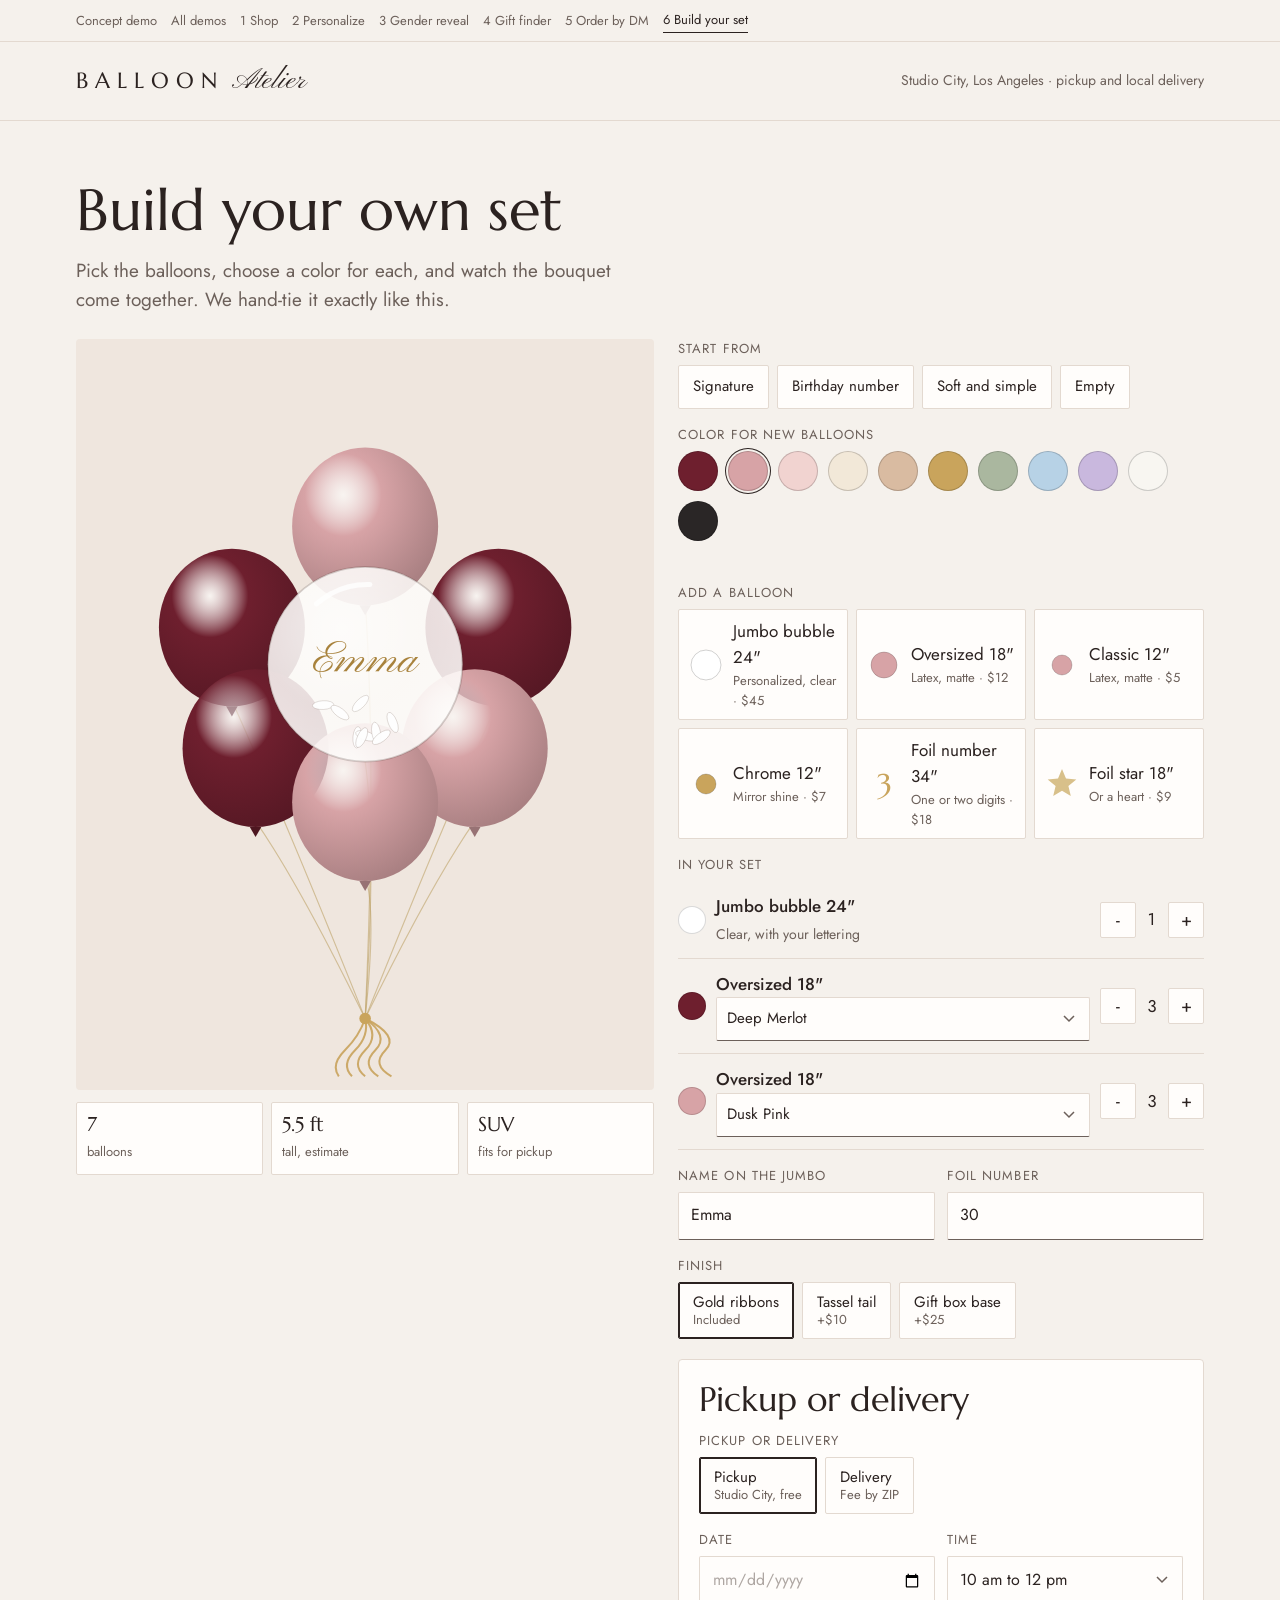
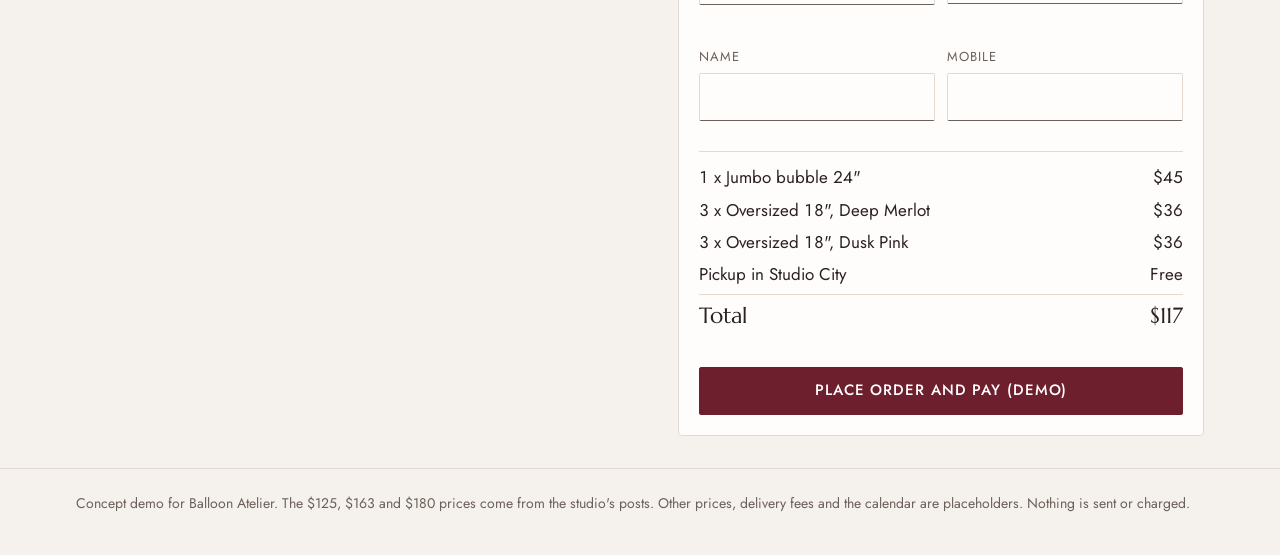
<file: demo6/index.html>
<!doctype html>
<html lang="en">
<head>
<meta charset="utf-8">
<meta name="viewport" content="width=device-width,initial-scale=1">
<meta name="robots" content="noindex">
<meta name="description" content="Build your own balloon set: pick each balloon and color and watch the bouquet come together.">
<title>Build Your Set</title>
<link rel="preconnect" href="https://fonts.googleapis.com"><link rel="preconnect" href="https://fonts.gstatic.com" crossorigin>
<link href="https://fonts.googleapis.com/css2?family=Jost:wght@400;500&family=Marcellus&family=Pinyon+Script&display=swap" rel="stylesheet">
<link rel="stylesheet" href="../assets/world.css?v=6">
<style>
.stage{background:var(--soft);border-radius:4px;aspect-ratio:400/520;overflow:hidden;position:relative}
.stage svg{width:100%;height:100%;display:block}
.stage svg g.pc{transition:transform .45s cubic-bezier(.16,1,.3,1)}
.meter{display:grid;grid-template-columns:repeat(3,1fr);gap:8px;margin-top:12px}
.meter div{background:var(--surface);border:1px solid var(--line);border-radius:2px;padding:10px}
.meter b{display:block;font:400 20px/1.2 var(--serif)}
.meter span{font-size:13px;color:var(--mute)}
.pieces{display:grid;grid-template-columns:repeat(auto-fill,minmax(150px,1fr));gap:8px}
.piece{display:flex;gap:10px;align-items:center;border:1px solid var(--line);background:var(--surface);color:var(--ink);border-radius:2px;padding:8px 10px;cursor:pointer;font:inherit;text-align:left;min-height:56px}
.piece:hover{border-color:var(--ink)}
.piece svg{width:34px;height:34px;flex:none}
.piece small{display:block;color:var(--mute);font-size:13px}
.lines li{display:grid;grid-template-columns:28px 1fr auto;gap:10px;align-items:center}
.lines .dot{width:28px;height:28px;border-radius:50%;border:1px solid rgba(0,0,0,.15)}
.lines select{min-height:44px;padding:8px 36px 8px 10px;font-size:15px}
.step{display:flex;align-items:center;gap:4px}
.step button{width:36px;height:36px;border:1px solid var(--line);background:var(--surface);color:var(--ink);border-radius:2px;font:400 18px var(--sans);cursor:pointer}
.step output{min-width:24px;text-align:center;font-variant-numeric:tabular-nums}
.presets{display:flex;gap:8px;flex-wrap:wrap}
</style>
</head>
<body>
<script src="../assets/shop.js?v=6"></script>
<script>Shop.chrome(6);</script>
<main class="wrap">
  <section class="hero" style="padding-bottom:12px">
    <div>
      <h1>Build your own set</h1>
      <p class="lead">Pick the balloons, choose a color for each, and watch the bouquet come together. We hand-tie it exactly like this.</p>
    </div>
  </section>
  <div class="split">
    <div class="sticky">
      <div class="stage" id="stage"></div>
      <div class="meter" aria-live="polite">
        <div><b id="mCount">0</b><span>balloons</span></div>
        <div><b id="mHeight">0 ft</b><span>tall, estimate</span></div>
        <div><b id="mCar">-</b><span id="mCarL">fits in</span></div>
      </div>
    </div>
    <div>
      <div class="field"><span class="label">Start from</span><div class="presets" id="presets"></div></div>
      <div class="field"><span class="label" id="pal">Color for new balloons</span><div class="swatches" role="group" aria-labelledby="pal" id="sw"></div><div class="readout muted" id="swOut"></div></div>
      <div class="field"><span class="label">Add a balloon</span><div class="pieces" id="pieces"></div></div>
      <div class="field"><span class="label">In your set</span><ul class="list lines" id="lines"></ul><p class="muted small hide" id="empty">Nothing yet. Tap a balloon above or start from a ready set.</p></div>
      <div class="row" id="letterRow">
        <div class="field"><label for="l1">Name on the jumbo</label><input id="l1" maxlength="24" value="Emma"></div>
        <div class="field"><label for="num">Foil number</label><input id="num" maxlength="2" inputmode="numeric" value="30"></div>
      </div>
      <div class="field"><span class="label" id="fl">Finish</span><div class="opts" role="group" aria-labelledby="fl" id="finish"></div></div>
      <div class="panel" style="margin-top:20px"><h2>Pickup or delivery</h2><div id="co"></div></div>
    </div>
  </div>
  <section class="section done" id="done"></section>
</main>
<script>
// Inch sizes drive both the drawing and the height meter. Prices are placeholders.
var TYPES = {
  jumbo:  { name: "Jumbo bubble 24\"", short: "Personalized, clear", inch: 24, price: 45, max: 2 },
  over:   { name: "Oversized 18\"", short: "Latex, matte", inch: 18, price: 12 },
  classic:{ name: "Classic 12\"", short: "Latex, matte", inch: 12, price: 5 },
  chrome: { name: "Chrome 12\"", short: "Mirror shine", inch: 12, price: 7, shine: true },
  number: { name: "Foil number 34\"", short: "One or two digits", inch: 34, price: 18, max: 1 },
  star:   { name: "Foil star 18\"", short: "Or a heart", inch: 18, price: 9 }
};
var FINISH = [["ribbons", "Gold ribbons", 0], ["tassel", "Tassel tail", 10], ["box", "Gift box base", 25]];
var PRESETS = {
  "Signature": [["jumbo", "Pearl White", 1], ["over", "Deep Merlot", 3], ["over", "Dusk Pink", 3]],
  "Birthday number": [["number", "Chrome Gold", 1], ["classic", "Nude", 5], ["chrome", "Chrome Gold", 3], ["classic", "Cream", 4]],
  "Soft and simple": [["over", "Nude", 2], ["over", "Cream", 2], ["over", "Blush", 1]],
  "Empty": []
};
var lines = [], cur = "Dusk Pink", finish = "ribbons";
var $ = function (id) { return document.getElementById(id); };

// ---- controls ----
Object.keys(Shop.PALETTE).forEach(function (n) {
  var b = document.createElement("button"); b.type = "button"; b.className = "sw"; b.title = n; b.setAttribute("aria-label", n); b.style.background = Shop.PALETTE[n];
  b.onclick = function () { cur = n; note("New balloons: " + n); paint(); }; $("sw").appendChild(b);
});
Object.keys(TYPES).forEach(function (k) {
  var t = TYPES[k], b = document.createElement("button"); b.type = "button"; b.className = "piece";
  b.innerHTML = icon(k) + "<span>" + t.name + "<small>" + t.short + " &middot; " + Shop.money(t.price) + "</small></span>";
  b.onclick = function () { add(k, cur); }; $("pieces").appendChild(b);
});
Object.keys(PRESETS).forEach(function (n) {
  var b = document.createElement("button"); b.type = "button"; b.className = "opt"; b.textContent = n;
  b.onclick = function () { lines = PRESETS[n].map(function (l) { return { t: l[0], c: l[1], q: l[2] }; }); paint(); };
  $("presets").appendChild(b);
});
FINISH.forEach(function (f) {
  var b = document.createElement("button"); b.type = "button"; b.className = "opt"; b.dataset.v = f[0]; b.innerHTML = f[1] + (f[2] ? "<small>+" + Shop.money(f[2]) + "</small>" : "<small>Included</small>");
  b.onclick = function () { finish = f[0]; paint(); }; $("finish").appendChild(b);
});
function icon(k) {
  if (k === "star") return '<svg viewBox="0 0 34 34"><path d="' + star(17, 17, 15) + '" fill="#d8c08a"/></svg>';
  if (k === "number") return '<svg viewBox="0 0 34 34"><text x="17" y="28" text-anchor="middle" font-family="Marcellus" font-size="30" fill="#c9a45c">3</text></svg>';
  var r = { jumbo: 15, over: 13, classic: 10, chrome: 10 }[k];
  return '<svg viewBox="0 0 34 34"><circle cx="17" cy="17" r="' + r + '" fill="' + (k === "jumbo" ? "#fff" : k === "chrome" ? "#c9a45c" : "#d7a3a6") + '" stroke="rgba(0,0,0,.18)"/></svg>';
}
function count() { return lines.reduce(function (s, l) { return s + l.q; }, 0); }
function add(k, c) {
  var t = TYPES[k], same = lines.filter(function (l) { return l.t === k; }).reduce(function (s, l) { return s + l.q; }, 0);
  if (t.max && same >= t.max) return note(t.name + ": up to " + t.max + " per set.");
  if (count() >= 30) return note("30 balloons is the most we tie into one set.");
  var l = lines.filter(function (x) { return x.t === k && x.c === c; })[0];
  if (l) l.q++; else lines.push({ t: k, c: k === "jumbo" ? "Pearl White" : c, q: 1 });
  paint();
}
function note(t) { $("swOut").textContent = t; }

// ---- layout: greedy circle packing around the jumbo, then strings to one hand-tie ----
function star(cx, cy, r) { var p = "", i; for (i = 0; i < 10; i++) { var a = -Math.PI / 2 + i * Math.PI / 5, rr = i % 2 ? r * .45 : r; p += (i ? "L" : "M") + (cx + Math.cos(a) * rr).toFixed(1) + " " + (cy + Math.sin(a) * rr).toFixed(1); } return p + "Z"; }
function layout() {
  var items = [];
  lines.forEach(function (l) { for (var i = 0; i < l.q; i++) items.push({ t: l.t, c: l.c }); });
  items.sort(function (a, b) { return order(a.t) - order(b.t); });
  var px = PX, placed = [], cx = 200, cy = 240, angs = [], a, num = null;
  for (a = 0; a <= 180; a += 12) { angs.push(-90 - a); if (a && a < 180) angs.push(-90 + a); }
  items.forEach(function (it) {
    var r = TYPES[it.t].inch * px / 2 * (it.t === "number" ? .78 : 1);
    if (it.t === "number") { num = { r: r, it: it }; return; }
    for (var d = 0; d < 320; d += 3) {
      for (var k = 0; k < angs.length; k++) {
        var ang = angs[k] * Math.PI / 180, x = cx + Math.cos(ang) * d, y = cy + Math.sin(ang) * d * .85;
        if (y + r > 420 || x - r < 4 || x + r > 396 || y - r < 4) continue;
        if (placed.every(function (p) { return Math.hypot(p.x - x, p.y - y) > (p.r + r) * .8; })) { placed.push({ x: x, y: y, r: r, it: it }); return; }
        if (!d) break;
      }
    }
  });
  if (num) { var top = placed.length ? Math.min.apply(null, placed.map(function (p) { return p.y - p.r; })) : 300; placed.push({ x: cx, y: Math.max(num.r + 4, top - num.r * .35), r: num.r, it: num.it }); }
  // Scale the whole cluster to fill the stage; k is kept so the size meter stays in real inches.
  var k = 1;
  if (placed.length) {
    var x0 = Math.min.apply(null, placed.map(function (p) { return p.x - p.r; })), x1 = Math.max.apply(null, placed.map(function (p) { return p.x + p.r; }));
    var y0 = Math.min.apply(null, placed.map(function (p) { return p.y - p.r; })), y1 = Math.max.apply(null, placed.map(function (p) { return p.y + p.r; }));
    k = Math.min(1.7, 370 / (x1 - x0), 390 / (y1 - y0));
    var mx = (x0 + x1) / 2, my = (y0 + y1) / 2;
    placed.forEach(function (p) { p.x = 200 + (p.x - mx) * k; p.y = 225 + (p.y - my) * k; p.r *= k; });
  }
  placed.k = k;
  return placed;
}
function order(t) { return { number: 9, jumbo: 0, over: 1, star: 3, chrome: 2, classic: 2 }[t]; }
var PX = 3.3;
function draw() {
  var P = layout(), s = "", knot = { x: 200, y: 470 }, l1 = $("l1").value, num = $("num").value.replace(/\D/g, "") || "0";
  if (!P.length) { $("stage").innerHTML = '<svg viewBox="0 0 400 520" aria-hidden="true"><text x="200" y="250" text-anchor="middle" font-family="Marcellus" font-size="20" fill="#9a8c84">Your set appears here</text></svg>'; return P; }
  P.forEach(function (p) { s += '<path d="M' + p.x.toFixed(1) + " " + (p.y + p.r).toFixed(1) + " Q" + ((p.x + knot.x) / 2 + (p.x < 200 ? -8 : 8)).toFixed(1) + " " + ((p.y + knot.y) / 2).toFixed(1) + " " + knot.x + " " + knot.y + '" stroke="#bfa36a" stroke-width=".8" fill="none" opacity=".6"/>'; });
  var draws = P.slice().sort(function (a, b) { return (a.it.t === "jumbo") - (b.it.t === "jumbo") || (a.it.t === "number") - (b.it.t === "number") || a.y - b.y; });
  draws.forEach(function (p, i) {
    var t = p.it.t, g = '<g class="pc">';
    if (t === "jumbo") g += '<circle cx="' + p.x + '" cy="' + p.y + '" r="' + p.r + '" fill="#fbf7f2" opacity=".72"/>' + Shop.bubble(p.x, p.y, p.r, { line1: l1, style: "script", ink: "Gold", fill: "feathers" });
    else if (t === "star") g += '<path d="' + star(p.x, p.y, p.r) + '" fill="' + Shop.hex(p.it.c) + '" stroke="' + Shop.shade(Shop.hex(p.it.c), .8) + '"/><path d="' + star(p.x - p.r * .1, p.y - p.r * .1, p.r * .4) + '" fill="#fff" opacity=".35"/>';
    else if (t === "number") g += Shop.label(p.x, p.y + p.r * .55, num, p.r * 1.9, p.r * 2.3, 'font-family="Marcellus" fill="' + Shop.hex(p.it.c) + '" stroke="' + Shop.shade(Shop.hex(p.it.c), .75) + '" stroke-width="1.5"');
    else { g += Shop.latex(p.x, p.y, p.r, p.it.c); if (TYPES[t].shine) g += '<ellipse cx="' + (p.x + p.r * .3) + '" cy="' + (p.y + p.r * .35) + '" rx="' + p.r * .2 + '" ry="' + p.r * .12 + '" fill="#fff" opacity=".5"/>'; }
    s += g + "</g>";
  });
  if (finish === "tassel") s += Shop.ribbons(200, 470, 9, "#c9a45c", 46);
  else if (finish === "box") s += '<rect x="160" y="462" width="80" height="50" fill="#fbf8f4" stroke="rgba(70,50,45,.2)"/><rect x="154" y="456" width="92" height="10" fill="#fff" stroke="rgba(70,50,45,.2)"/>';
  else s += Shop.ribbons(200, 470, 5, "#c9a45c", 40);
  s += '<circle cx="200" cy="470" r="4" fill="#c9a45c"/>';
  $("stage").innerHTML = '<svg viewBox="0 0 400 520" role="img" aria-label="Your balloon set, ' + P.length + ' balloons">' + s + "</svg>";
  return P;
}
function price() { return lines.reduce(function (s, l) { return s + TYPES[l.t].price * l.q; }, 0) + (finish === "tassel" ? 10 : finish === "box" ? 25 : 0); }
var co;
function paint() {
  [].forEach.call($("sw").children, function (b) { b.setAttribute("aria-pressed", b.title === cur); });
  [].forEach.call($("finish").children, function (b) { b.setAttribute("aria-pressed", b.dataset.v === finish); });
  var ul = $("lines"); ul.innerHTML = "";
  lines = lines.filter(function (l) { return l.q > 0; });
  lines.forEach(function (l) {
    var li = document.createElement("li"), t = TYPES[l.t];
    li.innerHTML = '<span class="dot" style="background:' + (l.t === "jumbo" ? "#fff" : Shop.hex(l.c)) + '"></span><div><b style="font-weight:500">' + t.name + "</b><br>" +
      (l.t === "jumbo" ? '<span class="small muted">Clear, with your lettering</span>' : '<select aria-label="Color for ' + t.name + '">' + Object.keys(Shop.PALETTE).map(function (n) { return "<option" + (n === l.c ? " selected" : "") + ">" + n + "</option>"; }).join("") + "</select>") +
      '</div><div class="step"><button type="button" aria-label="One less">-</button><output>' + l.q + '</output><button type="button" aria-label="One more">+</button></div>';
    var bs = li.querySelectorAll(".step button"), sel = li.querySelector("select");
    bs[0].onclick = function () { l.q--; paint(); };
    bs[1].onclick = function () { add(l.t, l.c); };
    if (sel) sel.onchange = function () { l.c = sel.value; paint(); };
    ul.appendChild(li);
  });
  $("empty").classList.toggle("hide", lines.length > 0);
  var P = draw(), n = count();
    // Estimate: drawn cluster in inches (PX px per inch), x0.7 because real bouquets overlap front to back, plus a 30-inch ribbon.
  function ext(f, g) { return P.length ? Math.max.apply(null, P.map(f)) - Math.min.apply(null, P.map(g)) : 0; }
  var tall = ext(function (p) { return p.y + p.r; }, function (p) { return p.y - p.r; }) / PX / P.k, wide = ext(function (p) { return p.x + p.r; }, function (p) { return p.x - p.r; }) / PX / P.k / 12;
  var ft = P.length ? (tall * .7 + 30) / 12 : 0;
  $("mCount").textContent = n; $("mHeight").textContent = ft.toFixed(1) + " ft";
  $("mCar").textContent = !n ? "-" : n <= 7 && wide < 3 ? "Sedan" : n <= 15 ? "SUV" : "Delivery";
  $("mCarL").textContent = !n ? "fits in" : n <= 15 ? "fits for pickup" : "too big for a car";
  if (co) co.refresh();
}
$("l1").oninput = draw; $("num").oninput = draw;
co = Shop.checkout($("co"), {
  items: function () {
    var it = lines.map(function (l) { return { name: l.q + " x " + TYPES[l.t].name + (l.t === "jumbo" ? "" : ", " + l.c), price: TYPES[l.t].price * l.q }; });
    var f = FINISH.filter(function (x) { return x[0] === finish; })[0]; if (f[2]) it.push({ name: f[1], price: f[2] });
    return it.length ? it : [{ name: "Empty set", price: 0 }];
  },
  validate: function () {
    if (!count()) return "Add at least one balloon.";
    if (lines.some(function (l) { return l.t === "jumbo"; }) && !$("l1").value.trim()) return "Type the name for the jumbo balloon.";
    if (lines.some(function (l) { return l.t === "number"; }) && !/\d/.test($("num").value)) return "Type the number for the foil balloon.";
    return "";
  },
  doneEl: $("done")
});
lines = PRESETS.Signature.map(function (l) { return { t: l[0], c: l[1], q: l[2] }; });
paint();
</script>
</body>
</html>
</file>
<file: assets/world.css>
/* Balloon Atelier demos: neutral atelier */
:root{
  --bg:#f5f1ec; --surface:#fffdfb; --ink:#2b2220; --mute:#6c605a; --line:#e3d9d0; --soft:#efe6de;
  --accent:#6e1f2e; --on-accent:#fff; --ok:#3d6b4f; --warn:#8a5a12; --bad:#a3262a;
  --serif:"Marcellus",Georgia,serif; --script:"Pinyon Script",cursive; --sans:"Jost",system-ui,sans-serif;
  color-scheme:light;
}
@media (prefers-color-scheme:dark){
  :root{--bg:#1a1514;--surface:#231d1b;--ink:#f1e9e3;--mute:#b6a9a1;--line:#3b322e;--soft:#2c2522;--accent:#e2b1b4;--on-accent:#2b1418;--ok:#8fc4a0;--warn:#e0b26a;--bad:#f09a94;color-scheme:dark}
}
*{box-sizing:border-box}
html{-webkit-text-size-adjust:100%}
body{margin:0;background:var(--bg);color:var(--ink);font:17px/1.55 var(--sans);overflow-x:hidden}
::selection{background:var(--accent);color:var(--on-accent)}
:focus-visible{outline:2px solid var(--accent);outline-offset:3px}
a{color:inherit;text-underline-offset:4px;text-decoration-thickness:1px}
.wrap{max-width:1160px;margin:0 auto;padding:0 16px}

/* demo switcher */
.demo-bar{border-bottom:1px solid var(--line);font-size:13px;color:var(--mute)}
/* One scrollable row: its height never depends on which font has loaded (prevents layout shift). */
.demo-bar .wrap{display:flex;flex-wrap:nowrap;gap:14px;align-items:center;padding-top:8px;padding-bottom:8px;overflow-x:auto;white-space:nowrap;scrollbar-width:none}
.demo-bar .wrap::-webkit-scrollbar{display:none}
.demo-bar a{text-decoration:none;padding:2px 0}
.demo-bar a[aria-current]{color:var(--ink);border-bottom:1px solid var(--ink)}

/* header */
.top{border-bottom:1px solid var(--line)}
.top .wrap{display:flex;align-items:center;justify-content:space-between;gap:8px 16px;padding-top:16px;padding-bottom:16px;flex-wrap:wrap}
.logo{display:flex;align-items:baseline;gap:8px;text-decoration:none;line-height:1;padding:8px 0}
.logo b{font:400 22px/1 var(--serif);letter-spacing:.32em}
.logo i{font:400 30px/1 var(--script);font-style:normal}
.top .meta{font-size:14px;color:var(--mute)}

/* type */
h1,h2,h3{font-family:var(--serif);font-weight:400;line-height:1.15;margin:0 0 12px;text-wrap:balance}
h1{font-size:clamp(32px,5.4vw,58px)}
h2{font-size:clamp(24px,3.2vw,34px)}
h3{font-size:20px}
p{margin:0 0 12px;max-width:66ch}
.lead{font-size:19px;color:var(--mute)}
.muted{color:var(--mute)}
.small{font-size:14px}

/* sections */
.hero{display:grid;gap:24px;padding:36px 0 28px;align-items:center}
@media (min-width:900px){.hero{grid-template-columns:1.05fr 1fr;padding:56px 0 40px}}
.section{padding:32px 0;border-top:1px solid var(--line)}
.panel{background:var(--surface);border:1px solid var(--line);border-radius:4px;padding:20px}
.split{display:grid;gap:24px;align-items:start}
@media (min-width:900px){.split{grid-template-columns:1.1fr 1fr}.sticky{position:sticky;top:16px}}

/* art */
.art{background:var(--soft);border-radius:4px;display:flex;align-items:center;justify-content:center;aspect-ratio:4/3.4;overflow:hidden}
.art svg{width:100%;height:100%;display:block}

/* products */
.grid{display:grid;gap:24px 20px;grid-template-columns:repeat(auto-fill,minmax(230px,1fr))}
.product{display:flex;flex-direction:column;gap:6px;color:inherit;background:none;border:0;padding:0;text-align:left;font:inherit;cursor:pointer}
.product .art{aspect-ratio:4/4.4;margin-bottom:6px}
.product b{font:400 19px/1.25 var(--serif)}
.product span{font-size:15px;color:var(--mute)}
.product:hover b{text-decoration:underline;text-underline-offset:4px}
.price{font-variant-numeric:tabular-nums;white-space:nowrap}

/* tabs */
.tabs{display:flex;gap:4px 22px;flex-wrap:wrap;border-bottom:1px solid var(--line);margin-bottom:24px}
.tabs button{background:none;border:0;border-bottom:2px solid transparent;padding:10px 4px;min-width:44px;font:400 16px var(--sans);color:var(--mute);cursor:pointer;min-height:44px}
.tabs button[aria-selected="true"]{color:var(--ink);border-bottom-color:var(--ink)}

/* controls */
.btn{appearance:none;border:1px solid var(--accent);background:var(--accent);color:var(--on-accent);font:500 15px/1 var(--sans);letter-spacing:.06em;text-transform:uppercase;padding:15px 22px;border-radius:2px;cursor:pointer;min-height:48px;text-decoration:none;display:inline-flex;align-items:center;justify-content:center;gap:8px}
.btn:hover{filter:brightness(1.12)}
.btn.line{background:transparent;color:var(--ink);border-color:var(--ink)}
.btn.block{width:100%}
.field{margin-bottom:16px}
label,.label{display:block;font-size:13px;letter-spacing:.08em;text-transform:uppercase;color:var(--mute);margin-bottom:6px}
input,select,textarea{font:16px/1.3 var(--sans);color:var(--ink);background:var(--surface);border:1px solid var(--line);border-bottom-color:var(--mute);border-radius:2px;padding:12px;width:100%;min-height:48px;caret-color:var(--accent)}
input:focus,select:focus,textarea:focus{border-color:var(--ink)}
select{-webkit-appearance:none;appearance:none;padding-right:40px;background-image:url("data:image/svg+xml,%3Csvg xmlns='http://www.w3.org/2000/svg' width='12' height='8'%3E%3Cpath d='M1 1l5 5 5-5' stroke='%236c605a' stroke-width='1.5' fill='none'/%3E%3C/svg%3E");background-repeat:no-repeat;background-position:right 14px center}
textarea{min-height:88px}
/* Safari draws an empty date as today's date; dim it until a date is chosen (date inputs are required). */
input[type=date]:invalid::-webkit-datetime-edit{color:var(--mute);opacity:.55}
.row{display:flex;flex-wrap:wrap;gap:0 12px}
.row>.field{flex:1 1 160px}
.opts{display:flex;flex-wrap:wrap;gap:8px}
.opt{border:1px solid var(--line);background:var(--surface);color:var(--ink);border-radius:2px;padding:10px 14px;font:400 15px/1.25 var(--sans);cursor:pointer;min-height:44px;text-align:left}
.opt small{display:block;color:var(--mute);font-size:13px}
.opt[aria-pressed="true"]{border-color:var(--ink);box-shadow:inset 0 0 0 1px var(--ink)}
.swatches{display:flex;flex-wrap:wrap;gap:10px}
.sw{width:40px;height:40px;border-radius:50%;border:1px solid rgba(0,0,0,.18);cursor:pointer;padding:0}
.sw[aria-pressed="true"]{box-shadow:0 0 0 2px var(--bg),0 0 0 3px var(--ink)}
.readout{font-size:14px;margin-top:6px;min-height:20px}
.ok{color:var(--ok)}.warn{color:var(--warn)}.bad{color:var(--bad)}

/* summary */
.sum{border-top:1px solid var(--line);margin-top:14px;padding-top:12px;display:grid;gap:6px;font-variant-numeric:tabular-nums}
.sum div{display:flex;justify-content:space-between;gap:12px}
.sum .t{font:400 22px/1.2 var(--serif);padding-top:8px;border-top:1px solid var(--line)}
.list{list-style:none;margin:0;padding:0}
.list li{display:flex;justify-content:space-between;align-items:center;gap:12px;padding:12px 0;border-bottom:1px solid var(--line)}
.steps{display:grid;gap:18px;counter-reset:s}
@media (min-width:760px){.steps{grid-template-columns:repeat(3,1fr)}}
.steps p{margin:0}
.done{display:none}.done.show{display:block}
.hide{display:none!important}
footer{border-top:1px solid var(--line);padding:24px 0 40px;font-size:14px;color:var(--mute);margin-top:32px}
@media (prefers-reduced-motion:no-preference){.fade{animation:fade .5s cubic-bezier(.16,1,.3,1)}@keyframes fade{from{opacity:0;transform:translateY(6px)}to{opacity:1;transform:none}}}
</file>
